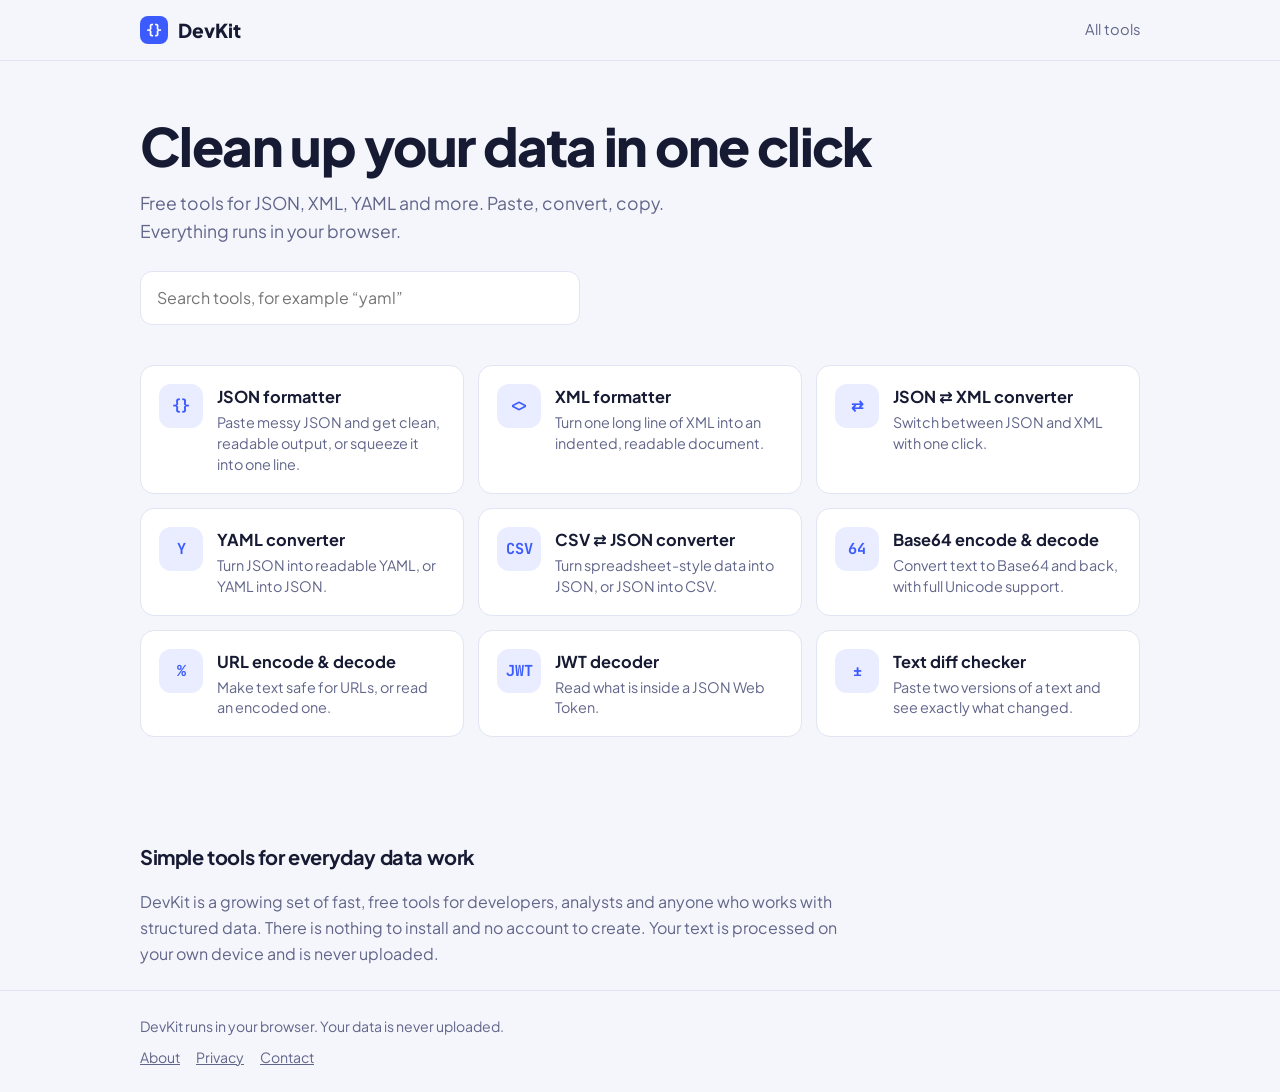
<file: index.html>
<!DOCTYPE html>
<html lang="en">
<head>
<meta charset="utf-8">
<meta name="viewport" content="width=device-width, initial-scale=1, viewport-fit=cover">
<title>DevKit: free JSON, XML, YAML and text tools online</title>
<meta name="description" content="Free online tools to format JSON and XML, convert YAML, CSV and Base64, decode JWTs and compare text. Fast, private and runs in your browser.">
<link rel="canonical" href="https://your-domain.com/">
<meta property="og:title" content="DevKit: free JSON, XML, YAML and text tools online">
<meta property="og:description" content="Free online tools to format JSON and XML, convert YAML, CSV and Base64, decode JWTs and compare text. Fast, private and runs in your browser.">
<link rel="icon" href="data:image/svg+xml,%3Csvg xmlns='http://www.w3.org/2000/svg' viewBox='0 0 100 100'%3E%3Ctext y='.9em' font-size='90'%3E🧰%3C/text%3E%3C/svg%3E">
<link rel="stylesheet" href="https://fonts.googleapis.com/css2?family=Plus+Jakarta+Sans:wght@400;500;700;800&family=JetBrains+Mono:wght@400;500&display=swap">
<link rel="stylesheet" href="/assets/style.css">
</head>
<body>
<header><div class="wrap nav"><a class="logo" href="/"><span class="mark">{}</span>DevKit</a><a class="t" href="/">All tools</a></div></header>
<main class="wrap"><section class="hero"><h1>Clean up your data in one click</h1><p class="lead">Free tools for JSON, XML, YAML and more. Paste, convert, copy. Everything runs in your browser.</p>
<input class="search" id="q" type="search" placeholder="Search tools, for example “yaml”" aria-label="Search tools"></section>
<div class="grid">
<a class="card" href="/json-formatter/"><span class="ico">{}</span><span><b>JSON formatter</b><span class="d">Paste messy JSON and get clean, readable output, or squeeze it into one line.</span></span></a>
<a class="card" href="/xml-formatter/"><span class="ico">&lt;&gt;</span><span><b>XML formatter</b><span class="d">Turn one long line of XML into an indented, readable document.</span></span></a>
<a class="card" href="/json-xml-converter/"><span class="ico">⇄</span><span><b>JSON ⇄ XML converter</b><span class="d">Switch between JSON and XML with one click.</span></span></a>
<a class="card" href="/yaml-converter/"><span class="ico">Y</span><span><b>YAML converter</b><span class="d">Turn JSON into readable YAML, or YAML into JSON.</span></span></a>
<a class="card" href="/csv-json-converter/"><span class="ico">CSV</span><span><b>CSV ⇄ JSON converter</b><span class="d">Turn spreadsheet-style data into JSON, or JSON into CSV.</span></span></a>
<a class="card" href="/base64-encode-decode/"><span class="ico">64</span><span><b>Base64 encode & decode</b><span class="d">Convert text to Base64 and back, with full Unicode support.</span></span></a>
<a class="card" href="/url-encoder-decoder/"><span class="ico">%</span><span><b>URL encode & decode</b><span class="d">Make text safe for URLs, or read an encoded one.</span></span></a>
<a class="card" href="/jwt-decoder/"><span class="ico">JWT</span><span><b>JWT decoder</b><span class="d">Read what is inside a JSON Web Token.</span></span></a>
<a class="card" href="/text-diff/"><span class="ico">±</span><span><b>Text diff checker</b><span class="d">Paste two versions of a text and see exactly what changed.</span></span></a>
<p class="empty" id="none" hidden>No tool matches that search. Try “json” or “base64”.</p>
</div>
<section class="doc"><h2>Simple tools for everyday data work</h2><p>DevKit is a growing set of fast, free tools for developers, analysts and anyone who works with structured data. There is nothing to install and no account to create. Your text is processed on your own device and is never uploaded.</p></section></main>
<footer><div class="wrap"><p>DevKit runs in your browser. Your data is never uploaded.</p><a href="/about/">About</a><a href="/privacy/">Privacy</a><a href="/contact/">Contact</a></div></footer>
<script>const q=document.getElementById('q'),cs=[...document.querySelectorAll('.card')],e=document.getElementById('none');q.oninput=()=>{const v=q.value.toLowerCase();let n=0;cs.forEach(c=>{const s=c.textContent.toLowerCase().includes(v);c.hidden=!s;n+=s});e.hidden=!!n}</script>
</body>
</html>
</file>
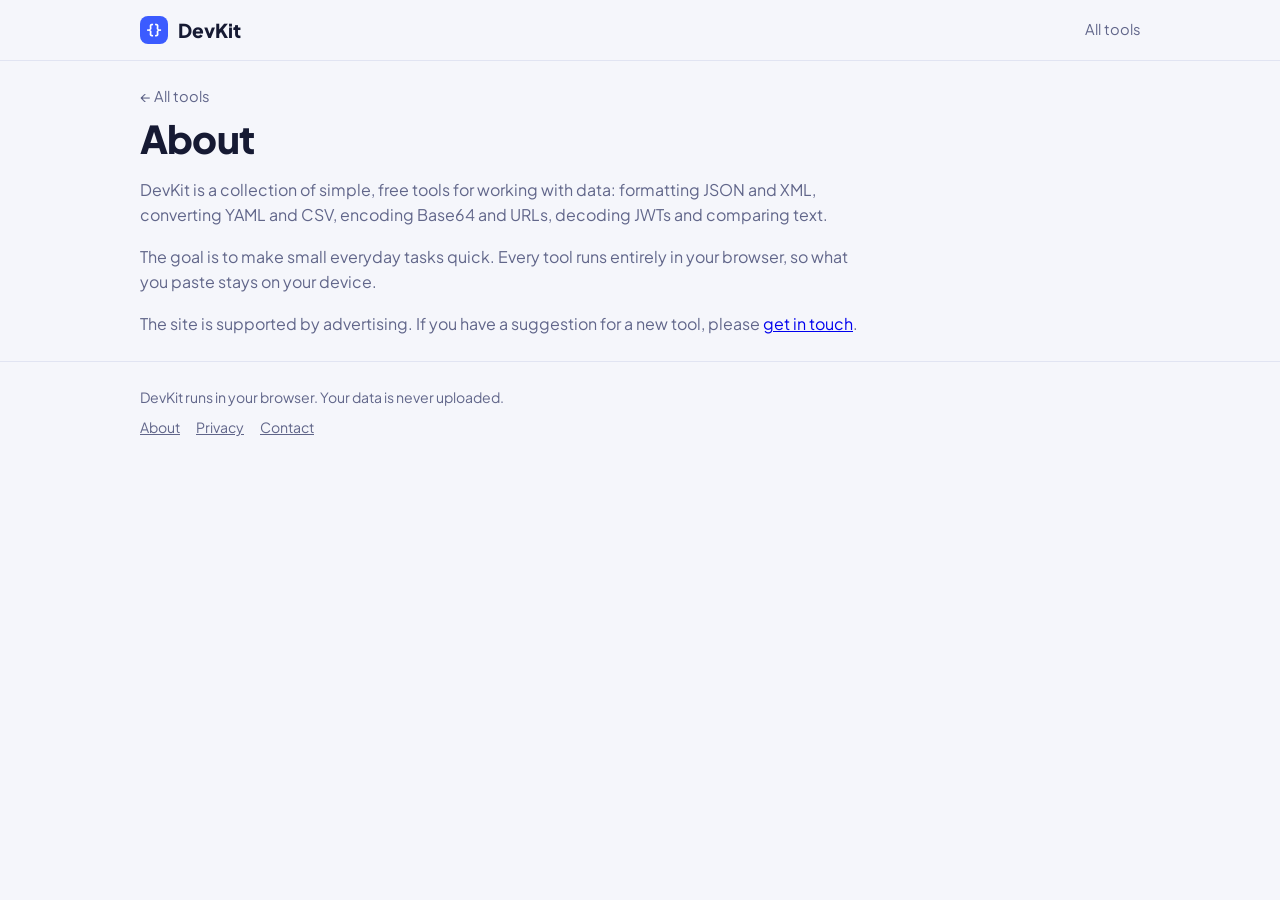
<file: about/index.html>
<!DOCTYPE html>
<html lang="en">
<head>
<meta charset="utf-8">
<meta name="viewport" content="width=device-width, initial-scale=1, viewport-fit=cover">
<title>About | DevKit</title>
<meta name="description" content="About DevKit.">
<link rel="canonical" href="https://your-domain.com/about/">
<meta property="og:title" content="About | DevKit">
<meta property="og:description" content="About DevKit.">
<link rel="icon" href="data:image/svg+xml,%3Csvg xmlns='http://www.w3.org/2000/svg' viewBox='0 0 100 100'%3E%3Ctext y='.9em' font-size='90'%3E🧰%3C/text%3E%3C/svg%3E">
<link rel="stylesheet" href="https://fonts.googleapis.com/css2?family=Plus+Jakarta+Sans:wght@400;500;700;800&family=JetBrains+Mono:wght@400;500&display=swap">
<link rel="stylesheet" href="/assets/style.css">
</head>
<body>
<header><div class="wrap nav"><a class="logo" href="/"><span class="mark">{}</span>DevKit</a><a class="t" href="/">All tools</a></div></header>
<main class="wrap"><a class="back" href="/">← All tools</a><h1 class="th">About</h1><section class="doc" style="margin-top:16px"><p>DevKit is a collection of simple, free tools for working with data: formatting JSON and XML, converting YAML and CSV, encoding Base64 and URLs, decoding JWTs and comparing text.</p>
<p>The goal is to make small everyday tasks quick. Every tool runs entirely in your browser, so what you paste stays on your device.</p>
<p>The site is supported by advertising. If you have a suggestion for a new tool, please <a href="/contact/">get in touch</a>.</p></section></main>
<footer><div class="wrap"><p>DevKit runs in your browser. Your data is never uploaded.</p><a href="/about/">About</a><a href="/privacy/">Privacy</a><a href="/contact/">Contact</a></div></footer>

</body>
</html>
</file>
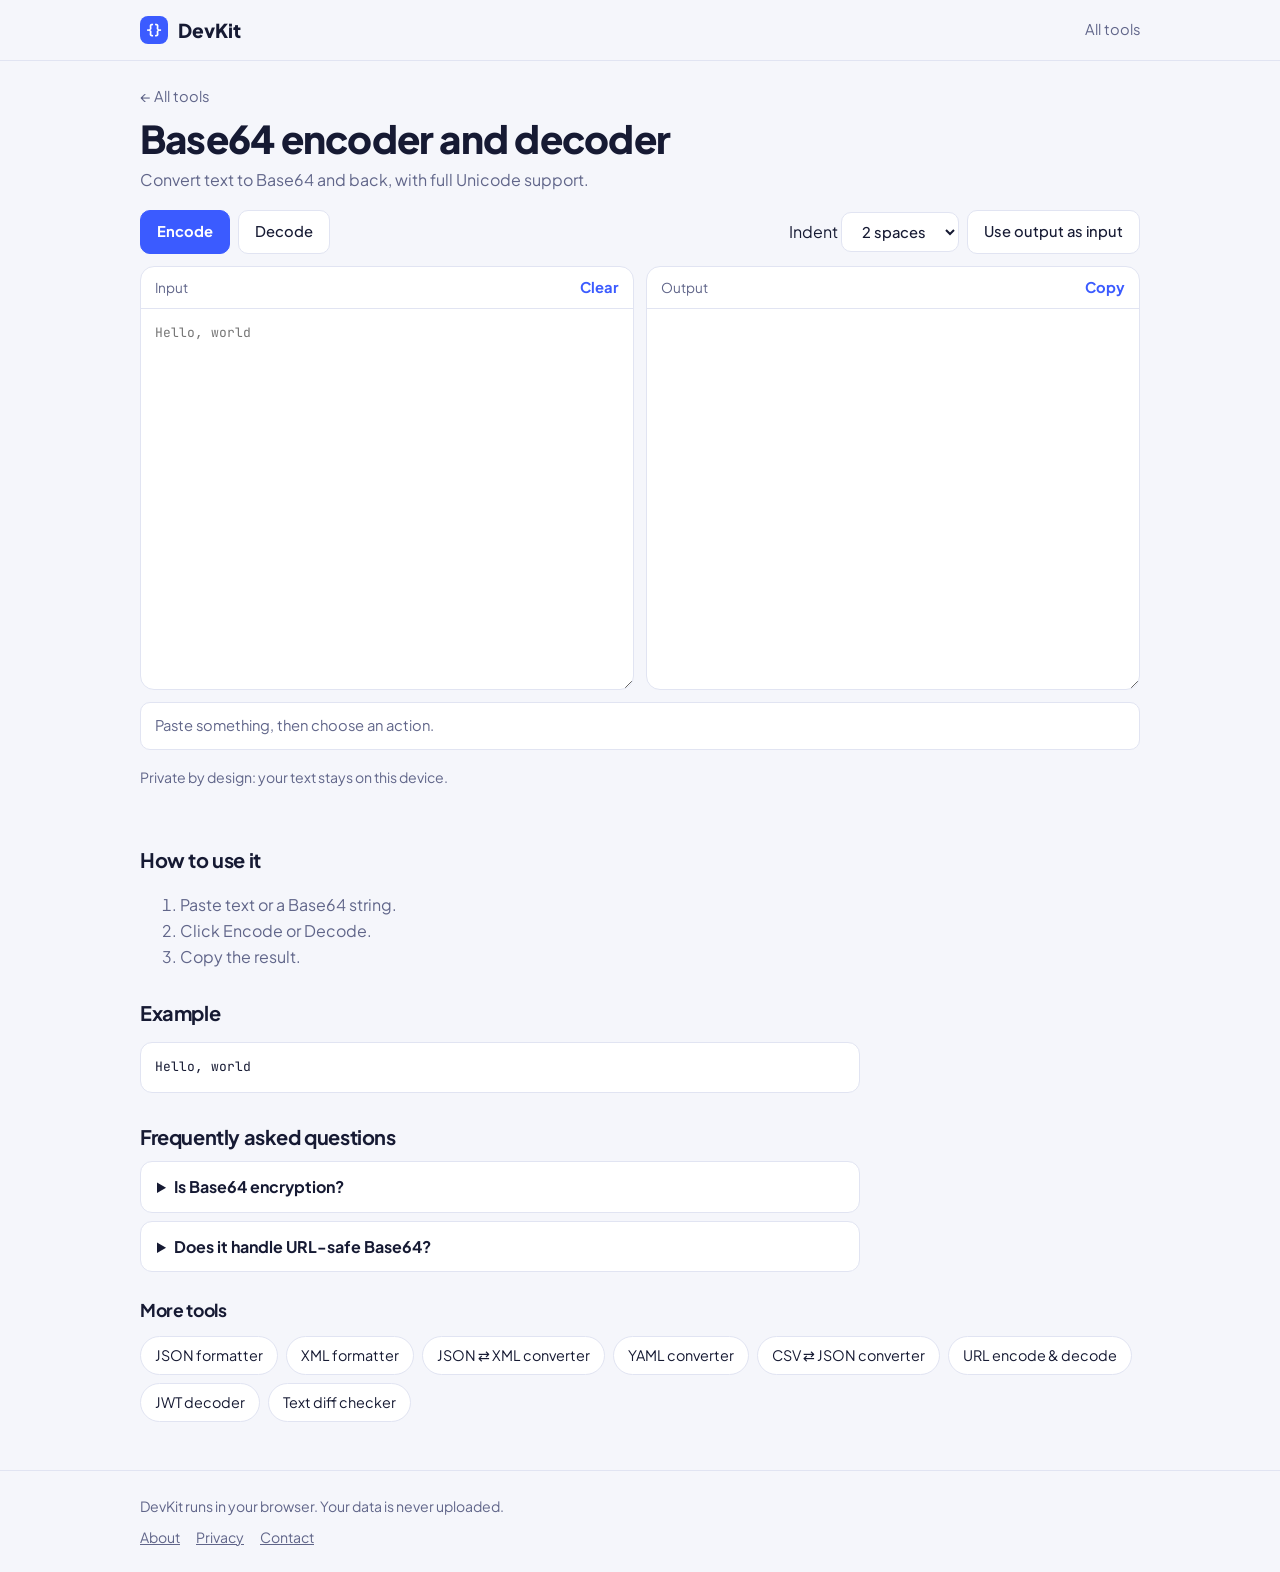
<file: base64-encode-decode/index.html>
<!DOCTYPE html>
<html lang="en">
<head>
<meta charset="utf-8">
<meta name="viewport" content="width=device-width, initial-scale=1, viewport-fit=cover">
<title>Base64 encoder and decoder | DevKit</title>
<meta name="description" content="Encode text to Base64 or decode Base64 back to text online. Supports Unicode and URL-safe Base64. Free and private.">
<link rel="canonical" href="https://your-domain.com/base64-encode-decode/">
<meta property="og:title" content="Base64 encoder and decoder | DevKit">
<meta property="og:description" content="Encode text to Base64 or decode Base64 back to text online. Supports Unicode and URL-safe Base64. Free and private.">
<link rel="icon" href="data:image/svg+xml,%3Csvg xmlns='http://www.w3.org/2000/svg' viewBox='0 0 100 100'%3E%3Ctext y='.9em' font-size='90'%3E🧰%3C/text%3E%3C/svg%3E">
<link rel="stylesheet" href="https://fonts.googleapis.com/css2?family=Plus+Jakarta+Sans:wght@400;500;700;800&family=JetBrains+Mono:wght@400;500&display=swap">
<link rel="stylesheet" href="/assets/style.css">
</head>
<body data-tool="base64">
<header><div class="wrap nav"><a class="logo" href="/"><span class="mark">{}</span>DevKit</a><a class="t" href="/">All tools</a></div></header>
<main class="wrap"><a class="back" href="/">← All tools</a>
<h1 class="th">Base64 encoder and decoder</h1><p class="sub">Convert text to Base64 and back, with full Unicode support.</p>
<div id="tool"></div>
<section class="doc">
<h2>How to use it</h2><ol><li>Paste text or a Base64 string.</li><li>Click Encode or Decode.</li><li>Copy the result.</li></ol>
<h2>Example</h2><pre>Hello, world</pre>
<h2>Frequently asked questions</h2>
<details><summary>Is Base64 encryption?</summary><p>No. Base64 only changes how data is written. Anyone can decode it, so never use it to protect secrets.</p></details>
<details><summary>Does it handle URL-safe Base64?</summary><p>Yes. Decoding accepts the - and _ characters used in URL-safe Base64, with or without padding.</p></details>
</section>
<h2 class="doc" style="margin:0 0 4px;font-size:1.1rem">More tools</h2><div class="more"><a href="/json-formatter/">JSON formatter</a><a href="/xml-formatter/">XML formatter</a><a href="/json-xml-converter/">JSON ⇄ XML converter</a><a href="/yaml-converter/">YAML converter</a><a href="/csv-json-converter/">CSV ⇄ JSON converter</a><a href="/url-encoder-decoder/">URL encode & decode</a><a href="/jwt-decoder/">JWT decoder</a><a href="/text-diff/">Text diff checker</a></div></main>
<script type="application/ld+json">{"@context":"https://schema.org","@type":"FAQPage","mainEntity":[{"@type":"Question","name":"Is Base64 encryption?","acceptedAnswer":{"@type":"Answer","text":"No. Base64 only changes how data is written. Anyone can decode it, so never use it to protect secrets."}},{"@type":"Question","name":"Does it handle URL-safe Base64?","acceptedAnswer":{"@type":"Answer","text":"Yes. Decoding accepts the - and _ characters used in URL-safe Base64, with or without padding."}}]}</script>
<footer><div class="wrap"><p>DevKit runs in your browser. Your data is never uploaded.</p><a href="/about/">About</a><a href="/privacy/">Privacy</a><a href="/contact/">Contact</a></div></footer>
<script src="/assets/tools.js"></script>
</body>
</html>
</file>
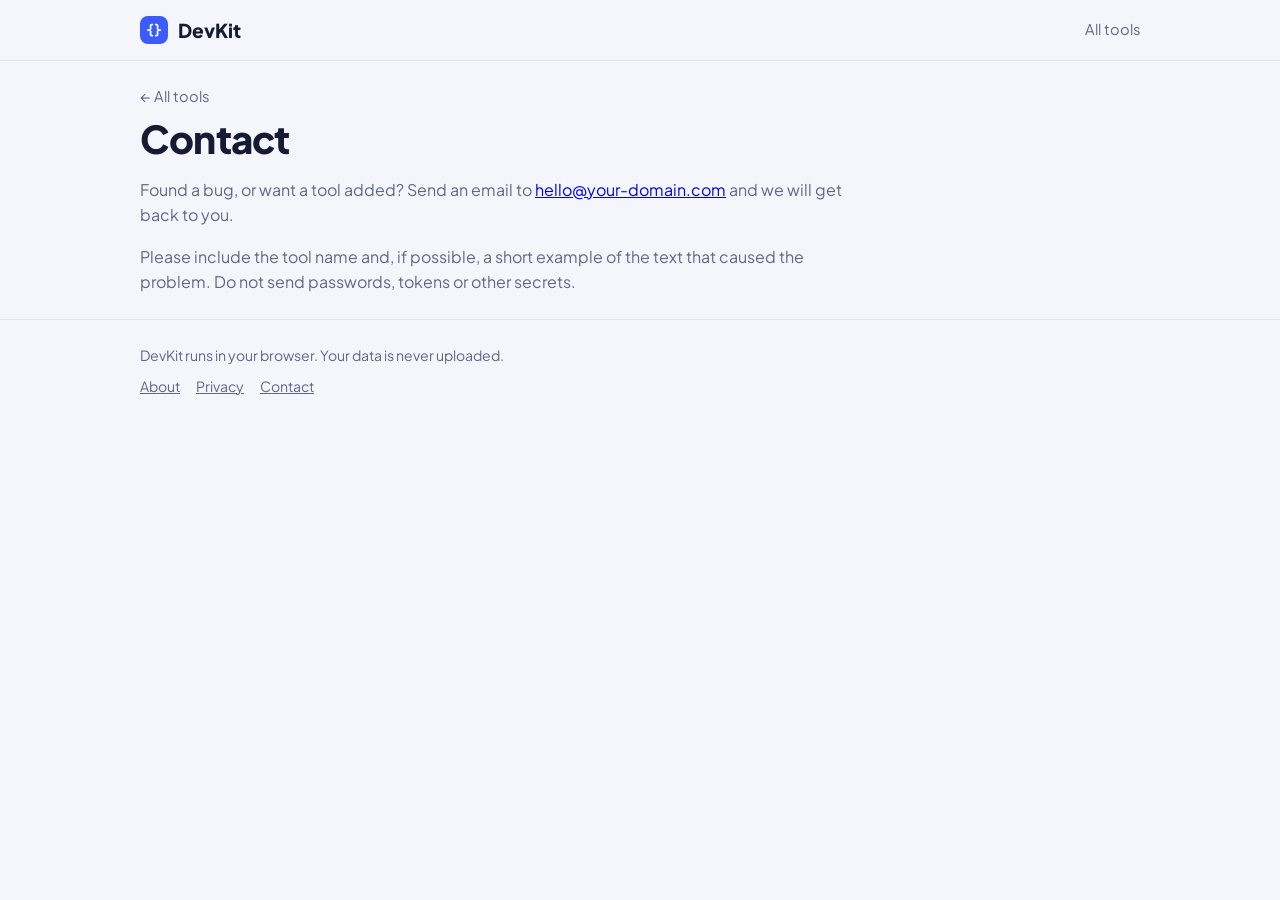
<file: contact/index.html>
<!DOCTYPE html>
<html lang="en">
<head>
<meta charset="utf-8">
<meta name="viewport" content="width=device-width, initial-scale=1, viewport-fit=cover">
<title>Contact | DevKit</title>
<meta name="description" content="Contact the DevKit team.">
<link rel="canonical" href="https://your-domain.com/contact/">
<meta property="og:title" content="Contact | DevKit">
<meta property="og:description" content="Contact the DevKit team.">
<link rel="icon" href="data:image/svg+xml,%3Csvg xmlns='http://www.w3.org/2000/svg' viewBox='0 0 100 100'%3E%3Ctext y='.9em' font-size='90'%3E🧰%3C/text%3E%3C/svg%3E">
<link rel="stylesheet" href="https://fonts.googleapis.com/css2?family=Plus+Jakarta+Sans:wght@400;500;700;800&family=JetBrains+Mono:wght@400;500&display=swap">
<link rel="stylesheet" href="/assets/style.css">
</head>
<body>
<header><div class="wrap nav"><a class="logo" href="/"><span class="mark">{}</span>DevKit</a><a class="t" href="/">All tools</a></div></header>
<main class="wrap"><a class="back" href="/">← All tools</a><h1 class="th">Contact</h1><section class="doc" style="margin-top:16px"><p>Found a bug, or want a tool added? Send an email to <a href="mailto:hello@your-domain.com">hello@your-domain.com</a> and we will get back to you.</p>
<p>Please include the tool name and, if possible, a short example of the text that caused the problem. Do not send passwords, tokens or other secrets.</p></section></main>
<footer><div class="wrap"><p>DevKit runs in your browser. Your data is never uploaded.</p><a href="/about/">About</a><a href="/privacy/">Privacy</a><a href="/contact/">Contact</a></div></footer>

</body>
</html>
</file>
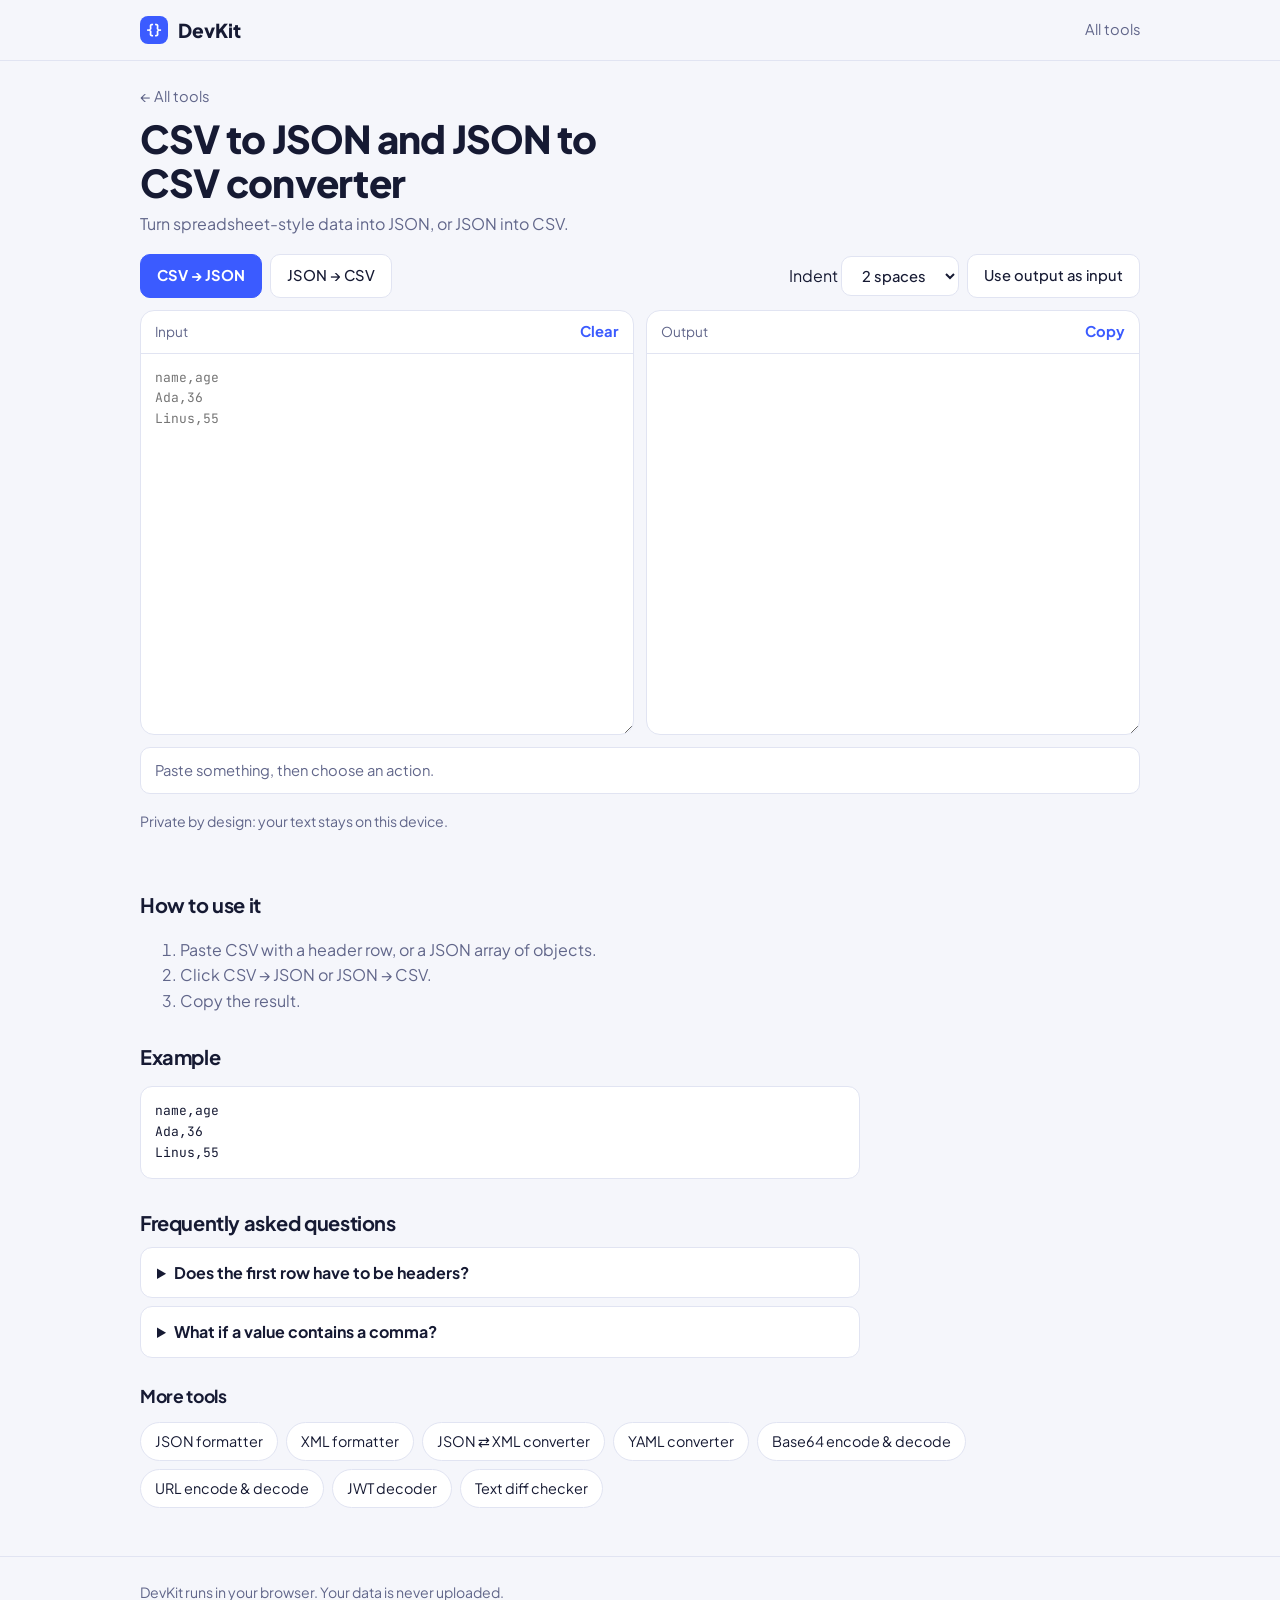
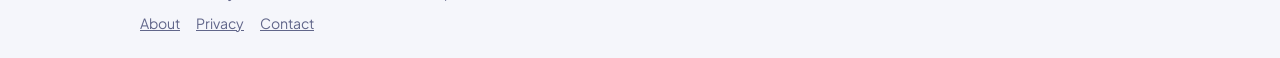
<file: csv-json-converter/index.html>
<!DOCTYPE html>
<html lang="en">
<head>
<meta charset="utf-8">
<meta name="viewport" content="width=device-width, initial-scale=1, viewport-fit=cover">
<title>CSV to JSON and JSON to CSV converter | DevKit</title>
<meta name="description" content="Convert CSV to JSON or JSON to CSV online. Handles quoted fields and commas inside values. Free and private.">
<link rel="canonical" href="https://your-domain.com/csv-json-converter/">
<meta property="og:title" content="CSV to JSON and JSON to CSV converter | DevKit">
<meta property="og:description" content="Convert CSV to JSON or JSON to CSV online. Handles quoted fields and commas inside values. Free and private.">
<link rel="icon" href="data:image/svg+xml,%3Csvg xmlns='http://www.w3.org/2000/svg' viewBox='0 0 100 100'%3E%3Ctext y='.9em' font-size='90'%3E🧰%3C/text%3E%3C/svg%3E">
<link rel="stylesheet" href="https://fonts.googleapis.com/css2?family=Plus+Jakarta+Sans:wght@400;500;700;800&family=JetBrains+Mono:wght@400;500&display=swap">
<link rel="stylesheet" href="/assets/style.css">
</head>
<body data-tool="csv">
<header><div class="wrap nav"><a class="logo" href="/"><span class="mark">{}</span>DevKit</a><a class="t" href="/">All tools</a></div></header>
<main class="wrap"><a class="back" href="/">← All tools</a>
<h1 class="th">CSV to JSON and JSON to CSV converter</h1><p class="sub">Turn spreadsheet-style data into JSON, or JSON into CSV.</p>
<div id="tool"></div>
<section class="doc">
<h2>How to use it</h2><ol><li>Paste CSV with a header row, or a JSON array of objects.</li><li>Click CSV → JSON or JSON → CSV.</li><li>Copy the result.</li></ol>
<h2>Example</h2><pre>name,age
Ada,36
Linus,55</pre>
<h2>Frequently asked questions</h2>
<details><summary>Does the first row have to be headers?</summary><p>Yes. For CSV → JSON, the first row supplies the key names for every object.</p></details>
<details><summary>What if a value contains a comma?</summary><p>Wrap it in double quotes, like "Lovelace, Ada". Quoted fields are read correctly.</p></details>
</section>
<h2 class="doc" style="margin:0 0 4px;font-size:1.1rem">More tools</h2><div class="more"><a href="/json-formatter/">JSON formatter</a><a href="/xml-formatter/">XML formatter</a><a href="/json-xml-converter/">JSON ⇄ XML converter</a><a href="/yaml-converter/">YAML converter</a><a href="/base64-encode-decode/">Base64 encode & decode</a><a href="/url-encoder-decoder/">URL encode & decode</a><a href="/jwt-decoder/">JWT decoder</a><a href="/text-diff/">Text diff checker</a></div></main>
<script type="application/ld+json">{"@context":"https://schema.org","@type":"FAQPage","mainEntity":[{"@type":"Question","name":"Does the first row have to be headers?","acceptedAnswer":{"@type":"Answer","text":"Yes. For CSV → JSON, the first row supplies the key names for every object."}},{"@type":"Question","name":"What if a value contains a comma?","acceptedAnswer":{"@type":"Answer","text":"Wrap it in double quotes, like \"Lovelace, Ada\". Quoted fields are read correctly."}}]}</script>
<footer><div class="wrap"><p>DevKit runs in your browser. Your data is never uploaded.</p><a href="/about/">About</a><a href="/privacy/">Privacy</a><a href="/contact/">Contact</a></div></footer>
<script src="/assets/tools.js"></script>
</body>
</html>
</file>
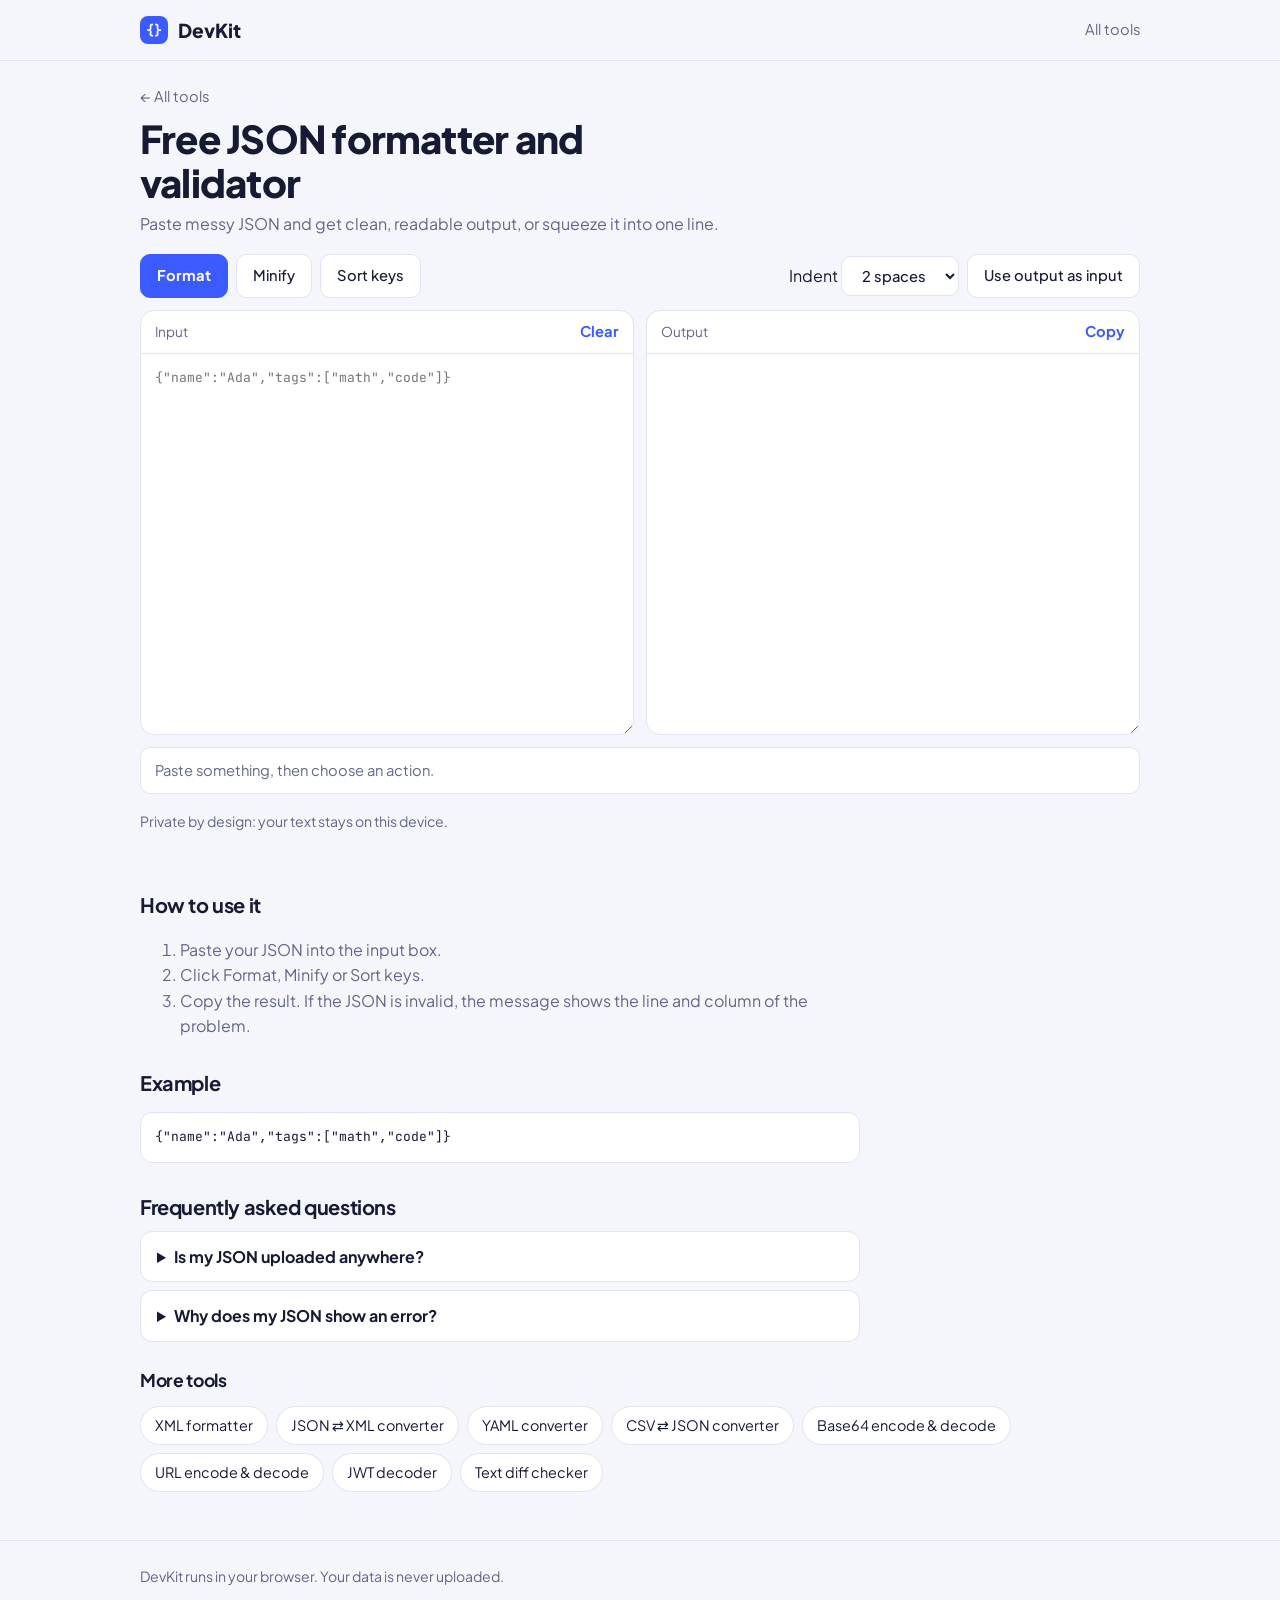
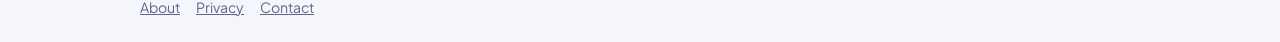
<file: json-formatter/index.html>
<!DOCTYPE html>
<html lang="en">
<head>
<meta charset="utf-8">
<meta name="viewport" content="width=device-width, initial-scale=1, viewport-fit=cover">
<title>Free JSON formatter and validator | DevKit</title>
<meta name="description" content="Format, validate and minify JSON online. Clear errors with line and column numbers. Runs in your browser, nothing is uploaded.">
<link rel="canonical" href="https://your-domain.com/json-formatter/">
<meta property="og:title" content="Free JSON formatter and validator | DevKit">
<meta property="og:description" content="Format, validate and minify JSON online. Clear errors with line and column numbers. Runs in your browser, nothing is uploaded.">
<link rel="icon" href="data:image/svg+xml,%3Csvg xmlns='http://www.w3.org/2000/svg' viewBox='0 0 100 100'%3E%3Ctext y='.9em' font-size='90'%3E🧰%3C/text%3E%3C/svg%3E">
<link rel="stylesheet" href="https://fonts.googleapis.com/css2?family=Plus+Jakarta+Sans:wght@400;500;700;800&family=JetBrains+Mono:wght@400;500&display=swap">
<link rel="stylesheet" href="/assets/style.css">
</head>
<body data-tool="json">
<header><div class="wrap nav"><a class="logo" href="/"><span class="mark">{}</span>DevKit</a><a class="t" href="/">All tools</a></div></header>
<main class="wrap"><a class="back" href="/">← All tools</a>
<h1 class="th">Free JSON formatter and validator</h1><p class="sub">Paste messy JSON and get clean, readable output, or squeeze it into one line.</p>
<div id="tool"></div>
<section class="doc">
<h2>How to use it</h2><ol><li>Paste your JSON into the input box.</li><li>Click Format, Minify or Sort keys.</li><li>Copy the result. If the JSON is invalid, the message shows the line and column of the problem.</li></ol>
<h2>Example</h2><pre>{"name":"Ada","tags":["math","code"]}</pre>
<h2>Frequently asked questions</h2>
<details><summary>Is my JSON uploaded anywhere?</summary><p>No. All processing happens in your browser, so your data never leaves your device.</p></details>
<details><summary>Why does my JSON show an error?</summary><p>Common causes are trailing commas, single quotes instead of double quotes, and keys without quotes. The error message points to the position.</p></details>
</section>
<h2 class="doc" style="margin:0 0 4px;font-size:1.1rem">More tools</h2><div class="more"><a href="/xml-formatter/">XML formatter</a><a href="/json-xml-converter/">JSON ⇄ XML converter</a><a href="/yaml-converter/">YAML converter</a><a href="/csv-json-converter/">CSV ⇄ JSON converter</a><a href="/base64-encode-decode/">Base64 encode & decode</a><a href="/url-encoder-decoder/">URL encode & decode</a><a href="/jwt-decoder/">JWT decoder</a><a href="/text-diff/">Text diff checker</a></div></main>
<script type="application/ld+json">{"@context":"https://schema.org","@type":"FAQPage","mainEntity":[{"@type":"Question","name":"Is my JSON uploaded anywhere?","acceptedAnswer":{"@type":"Answer","text":"No. All processing happens in your browser, so your data never leaves your device."}},{"@type":"Question","name":"Why does my JSON show an error?","acceptedAnswer":{"@type":"Answer","text":"Common causes are trailing commas, single quotes instead of double quotes, and keys without quotes. The error message points to the position."}}]}</script>
<footer><div class="wrap"><p>DevKit runs in your browser. Your data is never uploaded.</p><a href="/about/">About</a><a href="/privacy/">Privacy</a><a href="/contact/">Contact</a></div></footer>
<script src="/assets/tools.js"></script>
</body>
</html>
</file>
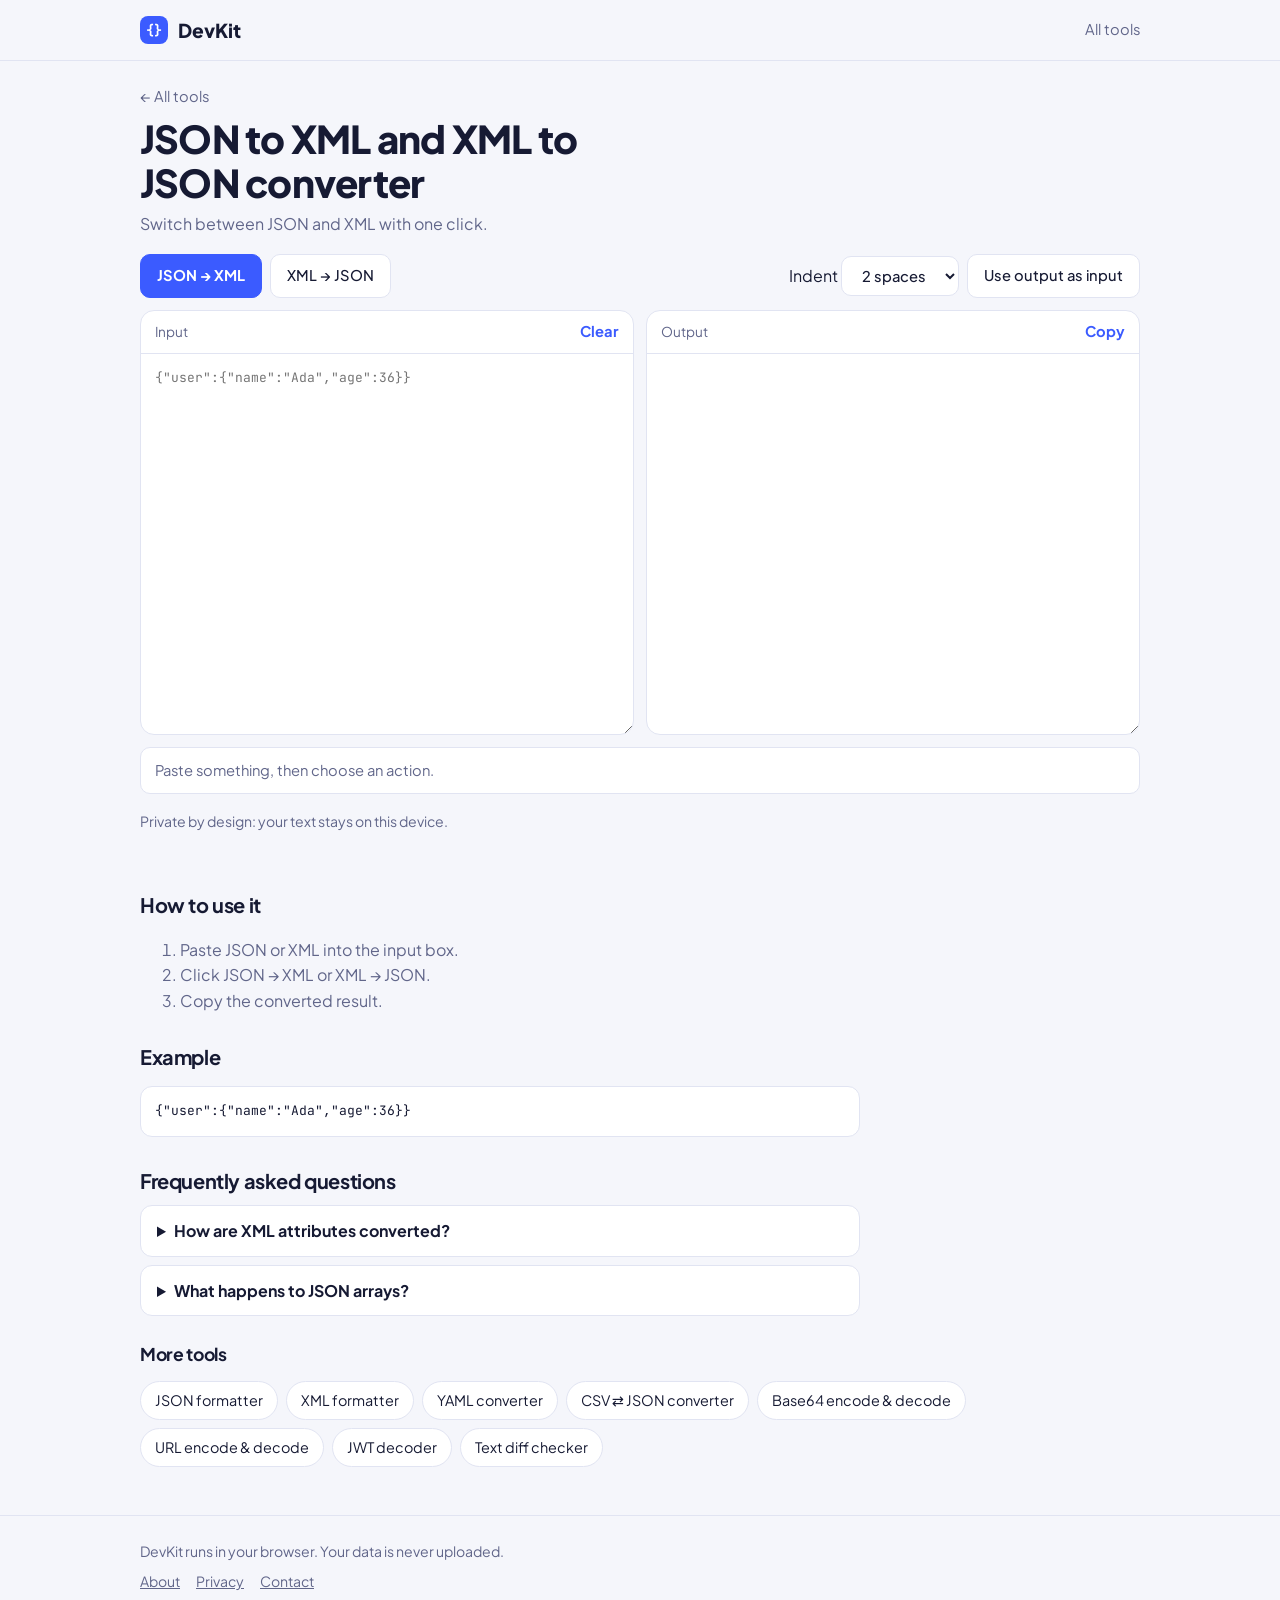
<file: json-xml-converter/index.html>
<!DOCTYPE html>
<html lang="en">
<head>
<meta charset="utf-8">
<meta name="viewport" content="width=device-width, initial-scale=1, viewport-fit=cover">
<title>JSON to XML and XML to JSON converter | DevKit</title>
<meta name="description" content="Convert JSON to XML or XML to JSON online. Attributes map to keys that start with @. Free and private.">
<link rel="canonical" href="https://your-domain.com/json-xml-converter/">
<meta property="og:title" content="JSON to XML and XML to JSON converter | DevKit">
<meta property="og:description" content="Convert JSON to XML or XML to JSON online. Attributes map to keys that start with @. Free and private.">
<link rel="icon" href="data:image/svg+xml,%3Csvg xmlns='http://www.w3.org/2000/svg' viewBox='0 0 100 100'%3E%3Ctext y='.9em' font-size='90'%3E🧰%3C/text%3E%3C/svg%3E">
<link rel="stylesheet" href="https://fonts.googleapis.com/css2?family=Plus+Jakarta+Sans:wght@400;500;700;800&family=JetBrains+Mono:wght@400;500&display=swap">
<link rel="stylesheet" href="/assets/style.css">
</head>
<body data-tool="json-xml">
<header><div class="wrap nav"><a class="logo" href="/"><span class="mark">{}</span>DevKit</a><a class="t" href="/">All tools</a></div></header>
<main class="wrap"><a class="back" href="/">← All tools</a>
<h1 class="th">JSON to XML and XML to JSON converter</h1><p class="sub">Switch between JSON and XML with one click.</p>
<div id="tool"></div>
<section class="doc">
<h2>How to use it</h2><ol><li>Paste JSON or XML into the input box.</li><li>Click JSON → XML or XML → JSON.</li><li>Copy the converted result.</li></ol>
<h2>Example</h2><pre>{"user":{"name":"Ada","age":36}}</pre>
<h2>Frequently asked questions</h2>
<details><summary>How are XML attributes converted?</summary><p>Attributes become keys that start with @, and mixed text becomes a #text key.</p></details>
<details><summary>What happens to JSON arrays?</summary><p>Each array item becomes a repeated XML element with the same name.</p></details>
</section>
<h2 class="doc" style="margin:0 0 4px;font-size:1.1rem">More tools</h2><div class="more"><a href="/json-formatter/">JSON formatter</a><a href="/xml-formatter/">XML formatter</a><a href="/yaml-converter/">YAML converter</a><a href="/csv-json-converter/">CSV ⇄ JSON converter</a><a href="/base64-encode-decode/">Base64 encode & decode</a><a href="/url-encoder-decoder/">URL encode & decode</a><a href="/jwt-decoder/">JWT decoder</a><a href="/text-diff/">Text diff checker</a></div></main>
<script type="application/ld+json">{"@context":"https://schema.org","@type":"FAQPage","mainEntity":[{"@type":"Question","name":"How are XML attributes converted?","acceptedAnswer":{"@type":"Answer","text":"Attributes become keys that start with @, and mixed text becomes a #text key."}},{"@type":"Question","name":"What happens to JSON arrays?","acceptedAnswer":{"@type":"Answer","text":"Each array item becomes a repeated XML element with the same name."}}]}</script>
<footer><div class="wrap"><p>DevKit runs in your browser. Your data is never uploaded.</p><a href="/about/">About</a><a href="/privacy/">Privacy</a><a href="/contact/">Contact</a></div></footer>
<script src="/assets/tools.js"></script>
</body>
</html>
</file>
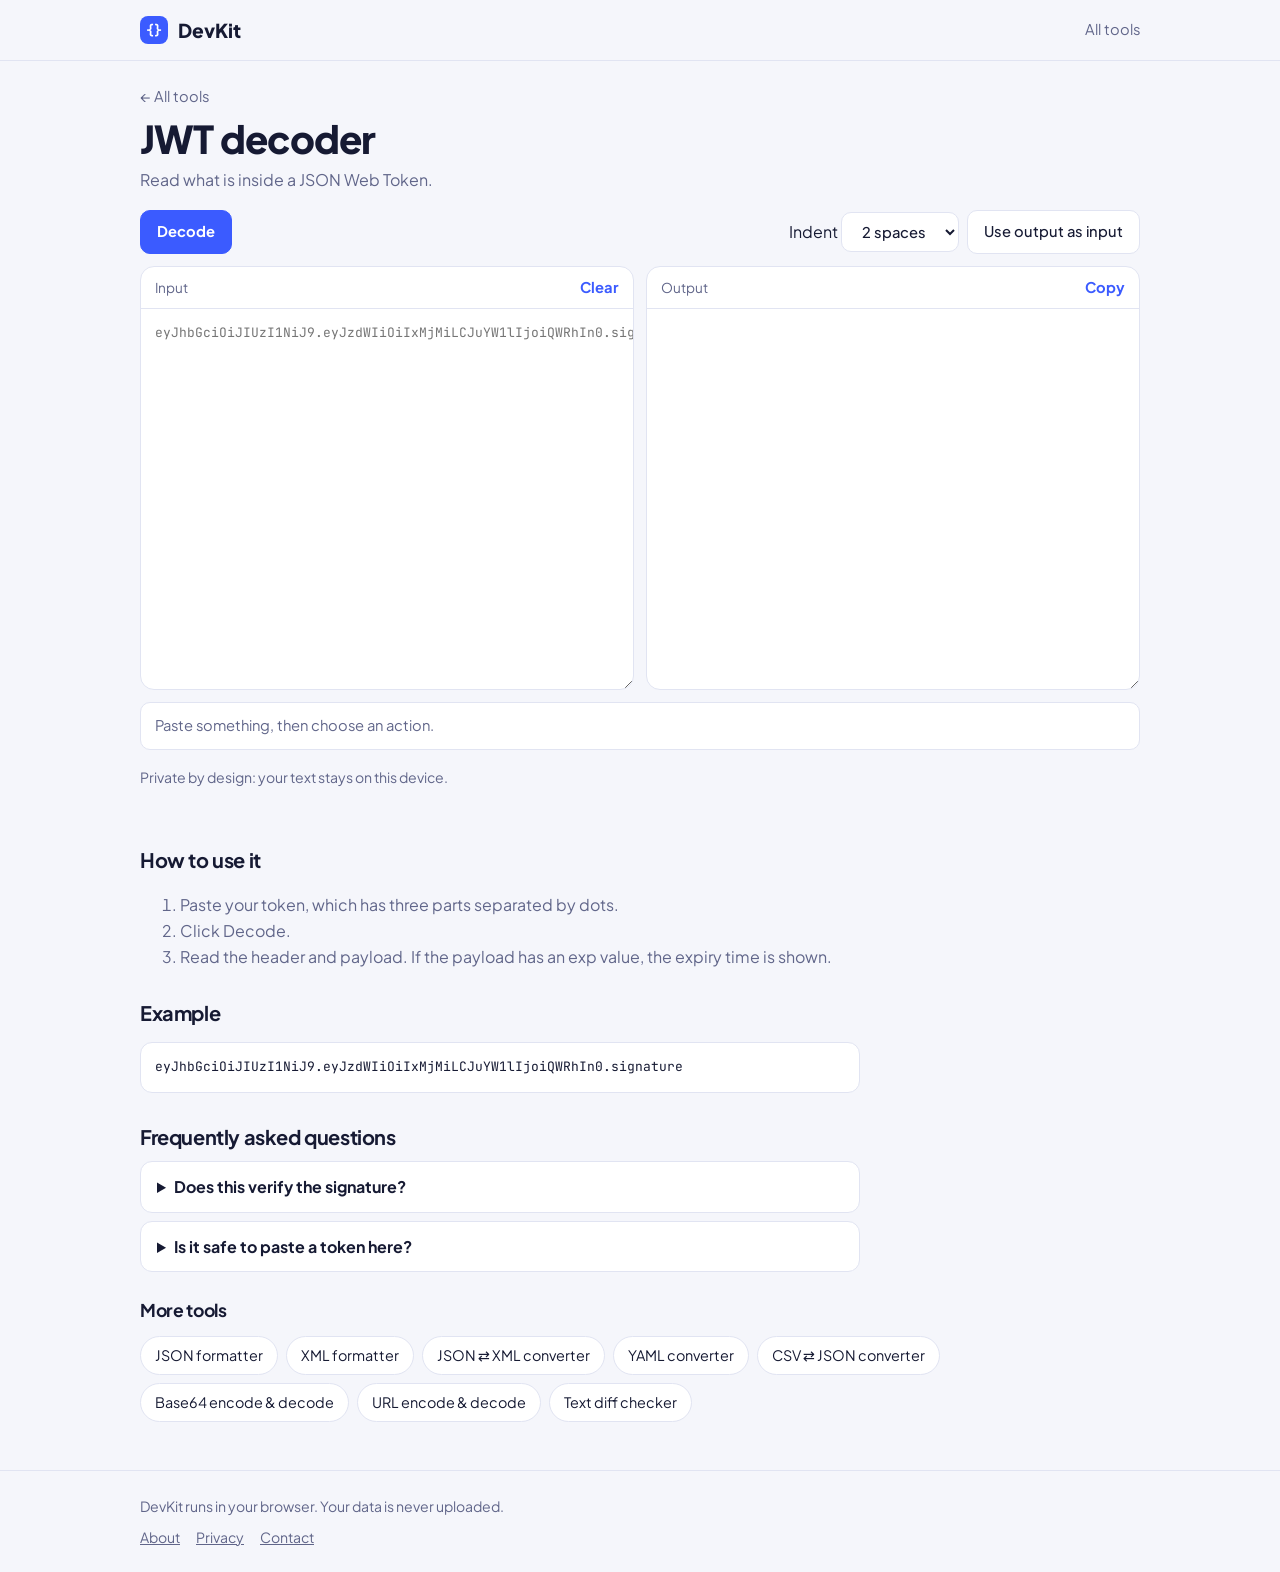
<file: jwt-decoder/index.html>
<!DOCTYPE html>
<html lang="en">
<head>
<meta charset="utf-8">
<meta name="viewport" content="width=device-width, initial-scale=1, viewport-fit=cover">
<title>JWT decoder | DevKit</title>
<meta name="description" content="Decode a JSON Web Token to read its header and payload, including the expiry time. Runs in your browser, the token is never sent anywhere.">
<link rel="canonical" href="https://your-domain.com/jwt-decoder/">
<meta property="og:title" content="JWT decoder | DevKit">
<meta property="og:description" content="Decode a JSON Web Token to read its header and payload, including the expiry time. Runs in your browser, the token is never sent anywhere.">
<link rel="icon" href="data:image/svg+xml,%3Csvg xmlns='http://www.w3.org/2000/svg' viewBox='0 0 100 100'%3E%3Ctext y='.9em' font-size='90'%3E🧰%3C/text%3E%3C/svg%3E">
<link rel="stylesheet" href="https://fonts.googleapis.com/css2?family=Plus+Jakarta+Sans:wght@400;500;700;800&family=JetBrains+Mono:wght@400;500&display=swap">
<link rel="stylesheet" href="/assets/style.css">
</head>
<body data-tool="jwt">
<header><div class="wrap nav"><a class="logo" href="/"><span class="mark">{}</span>DevKit</a><a class="t" href="/">All tools</a></div></header>
<main class="wrap"><a class="back" href="/">← All tools</a>
<h1 class="th">JWT decoder</h1><p class="sub">Read what is inside a JSON Web Token.</p>
<div id="tool"></div>
<section class="doc">
<h2>How to use it</h2><ol><li>Paste your token, which has three parts separated by dots.</li><li>Click Decode.</li><li>Read the header and payload. If the payload has an exp value, the expiry time is shown.</li></ol>
<h2>Example</h2><pre>eyJhbGciOiJIUzI1NiJ9.eyJzdWIiOiIxMjMiLCJuYW1lIjoiQWRhIn0.signature</pre>
<h2>Frequently asked questions</h2>
<details><summary>Does this verify the signature?</summary><p>No. It only decodes the readable parts. Verifying a signature needs the secret or public key and should be done on your server.</p></details>
<details><summary>Is it safe to paste a token here?</summary><p>Decoding happens in your browser and nothing is uploaded. Still, avoid sharing live tokens with anyone you do not trust.</p></details>
</section>
<h2 class="doc" style="margin:0 0 4px;font-size:1.1rem">More tools</h2><div class="more"><a href="/json-formatter/">JSON formatter</a><a href="/xml-formatter/">XML formatter</a><a href="/json-xml-converter/">JSON ⇄ XML converter</a><a href="/yaml-converter/">YAML converter</a><a href="/csv-json-converter/">CSV ⇄ JSON converter</a><a href="/base64-encode-decode/">Base64 encode & decode</a><a href="/url-encoder-decoder/">URL encode & decode</a><a href="/text-diff/">Text diff checker</a></div></main>
<script type="application/ld+json">{"@context":"https://schema.org","@type":"FAQPage","mainEntity":[{"@type":"Question","name":"Does this verify the signature?","acceptedAnswer":{"@type":"Answer","text":"No. It only decodes the readable parts. Verifying a signature needs the secret or public key and should be done on your server."}},{"@type":"Question","name":"Is it safe to paste a token here?","acceptedAnswer":{"@type":"Answer","text":"Decoding happens in your browser and nothing is uploaded. Still, avoid sharing live tokens with anyone you do not trust."}}]}</script>
<footer><div class="wrap"><p>DevKit runs in your browser. Your data is never uploaded.</p><a href="/about/">About</a><a href="/privacy/">Privacy</a><a href="/contact/">Contact</a></div></footer>
<script src="/assets/tools.js"></script>
</body>
</html>
</file>
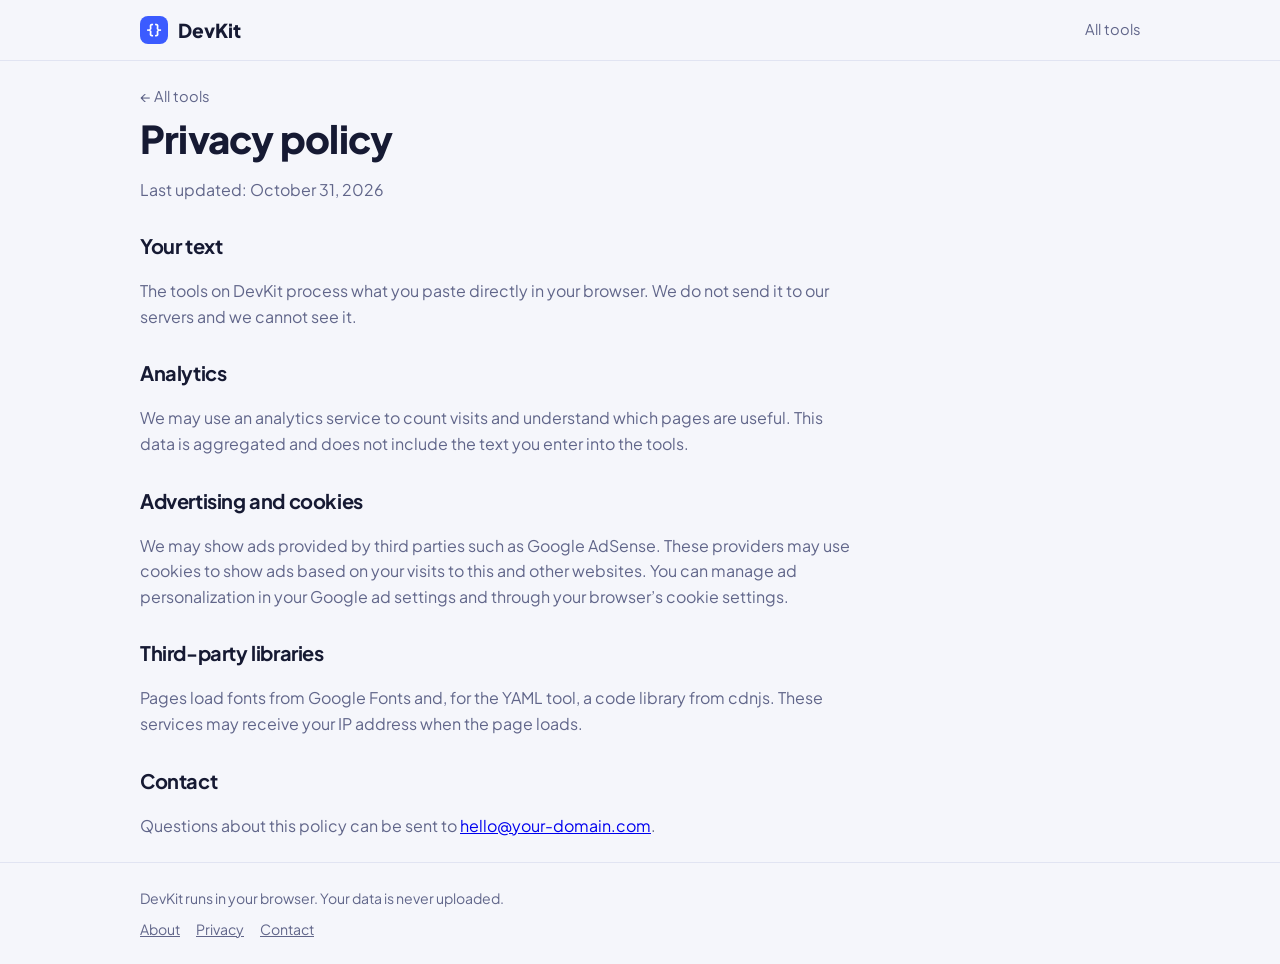
<file: privacy/index.html>
<!DOCTYPE html>
<html lang="en">
<head>
<meta charset="utf-8">
<meta name="viewport" content="width=device-width, initial-scale=1, viewport-fit=cover">
<title>Privacy policy | DevKit</title>
<meta name="description" content="How DevKit handles your data and cookies.">
<link rel="canonical" href="https://your-domain.com/privacy/">
<meta property="og:title" content="Privacy policy | DevKit">
<meta property="og:description" content="How DevKit handles your data and cookies.">
<link rel="icon" href="data:image/svg+xml,%3Csvg xmlns='http://www.w3.org/2000/svg' viewBox='0 0 100 100'%3E%3Ctext y='.9em' font-size='90'%3E🧰%3C/text%3E%3C/svg%3E">
<link rel="stylesheet" href="https://fonts.googleapis.com/css2?family=Plus+Jakarta+Sans:wght@400;500;700;800&family=JetBrains+Mono:wght@400;500&display=swap">
<link rel="stylesheet" href="/assets/style.css">
</head>
<body>
<header><div class="wrap nav"><a class="logo" href="/"><span class="mark">{}</span>DevKit</a><a class="t" href="/">All tools</a></div></header>
<main class="wrap"><a class="back" href="/">← All tools</a><h1 class="th">Privacy policy</h1><section class="doc" style="margin-top:16px"><p>Last updated: October 31, 2026</p>
<h2>Your text</h2><p>The tools on DevKit process what you paste directly in your browser. We do not send it to our servers and we cannot see it.</p>
<h2>Analytics</h2><p>We may use an analytics service to count visits and understand which pages are useful. This data is aggregated and does not include the text you enter into the tools.</p>
<h2>Advertising and cookies</h2><p>We may show ads provided by third parties such as Google AdSense. These providers may use cookies to show ads based on your visits to this and other websites. You can manage ad personalization in your Google ad settings and through your browser’s cookie settings.</p>
<h2>Third-party libraries</h2><p>Pages load fonts from Google Fonts and, for the YAML tool, a code library from cdnjs. These services may receive your IP address when the page loads.</p>
<h2>Contact</h2><p>Questions about this policy can be sent to <a href="mailto:hello@your-domain.com">hello@your-domain.com</a>.</p></section></main>
<footer><div class="wrap"><p>DevKit runs in your browser. Your data is never uploaded.</p><a href="/about/">About</a><a href="/privacy/">Privacy</a><a href="/contact/">Contact</a></div></footer>

</body>
</html>
</file>
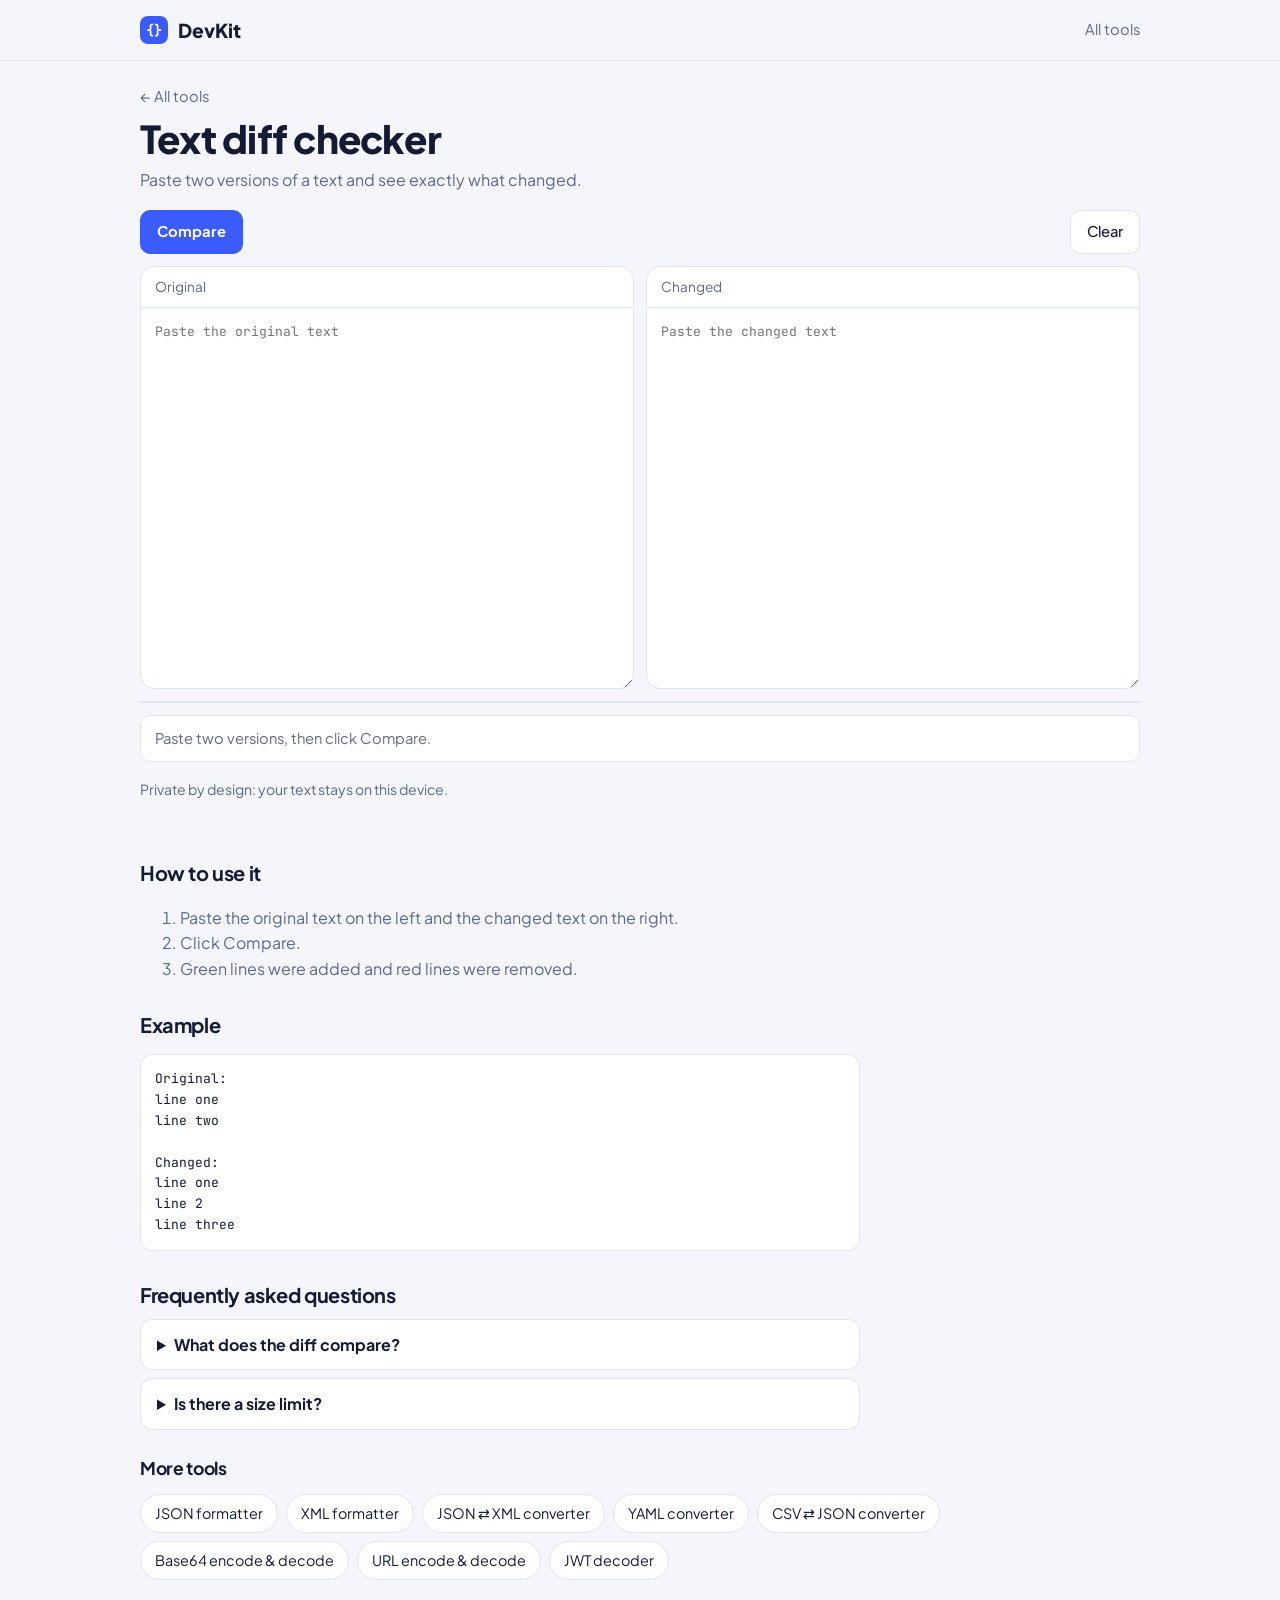
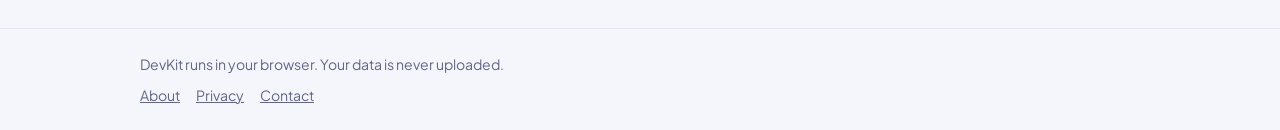
<file: text-diff/index.html>
<!DOCTYPE html>
<html lang="en">
<head>
<meta charset="utf-8">
<meta name="viewport" content="width=device-width, initial-scale=1, viewport-fit=cover">
<title>Text diff checker | DevKit</title>
<meta name="description" content="Compare two pieces of text and see added and removed lines. Free, fast and private.">
<link rel="canonical" href="https://your-domain.com/text-diff/">
<meta property="og:title" content="Text diff checker | DevKit">
<meta property="og:description" content="Compare two pieces of text and see added and removed lines. Free, fast and private.">
<link rel="icon" href="data:image/svg+xml,%3Csvg xmlns='http://www.w3.org/2000/svg' viewBox='0 0 100 100'%3E%3Ctext y='.9em' font-size='90'%3E🧰%3C/text%3E%3C/svg%3E">
<link rel="stylesheet" href="https://fonts.googleapis.com/css2?family=Plus+Jakarta+Sans:wght@400;500;700;800&family=JetBrains+Mono:wght@400;500&display=swap">
<link rel="stylesheet" href="/assets/style.css">
</head>
<body data-tool="diff">
<header><div class="wrap nav"><a class="logo" href="/"><span class="mark">{}</span>DevKit</a><a class="t" href="/">All tools</a></div></header>
<main class="wrap"><a class="back" href="/">← All tools</a>
<h1 class="th">Text diff checker</h1><p class="sub">Paste two versions of a text and see exactly what changed.</p>
<div id="tool"></div>
<section class="doc">
<h2>How to use it</h2><ol><li>Paste the original text on the left and the changed text on the right.</li><li>Click Compare.</li><li>Green lines were added and red lines were removed.</li></ol>
<h2>Example</h2><pre>Original:
line one
line two

Changed:
line one
line 2
line three</pre>
<h2>Frequently asked questions</h2>
<details><summary>What does the diff compare?</summary><p>It compares line by line, so a small change inside a line shows as one removed line and one added line.</p></details>
<details><summary>Is there a size limit?</summary><p>Up to 3,000 lines on each side, which keeps the page fast.</p></details>
</section>
<h2 class="doc" style="margin:0 0 4px;font-size:1.1rem">More tools</h2><div class="more"><a href="/json-formatter/">JSON formatter</a><a href="/xml-formatter/">XML formatter</a><a href="/json-xml-converter/">JSON ⇄ XML converter</a><a href="/yaml-converter/">YAML converter</a><a href="/csv-json-converter/">CSV ⇄ JSON converter</a><a href="/base64-encode-decode/">Base64 encode & decode</a><a href="/url-encoder-decoder/">URL encode & decode</a><a href="/jwt-decoder/">JWT decoder</a></div></main>
<script type="application/ld+json">{"@context":"https://schema.org","@type":"FAQPage","mainEntity":[{"@type":"Question","name":"What does the diff compare?","acceptedAnswer":{"@type":"Answer","text":"It compares line by line, so a small change inside a line shows as one removed line and one added line."}},{"@type":"Question","name":"Is there a size limit?","acceptedAnswer":{"@type":"Answer","text":"Up to 3,000 lines on each side, which keeps the page fast."}}]}</script>
<footer><div class="wrap"><p>DevKit runs in your browser. Your data is never uploaded.</p><a href="/about/">About</a><a href="/privacy/">Privacy</a><a href="/contact/">Contact</a></div></footer>
<script src="/assets/tools.js"></script>
</body>
</html>
</file>
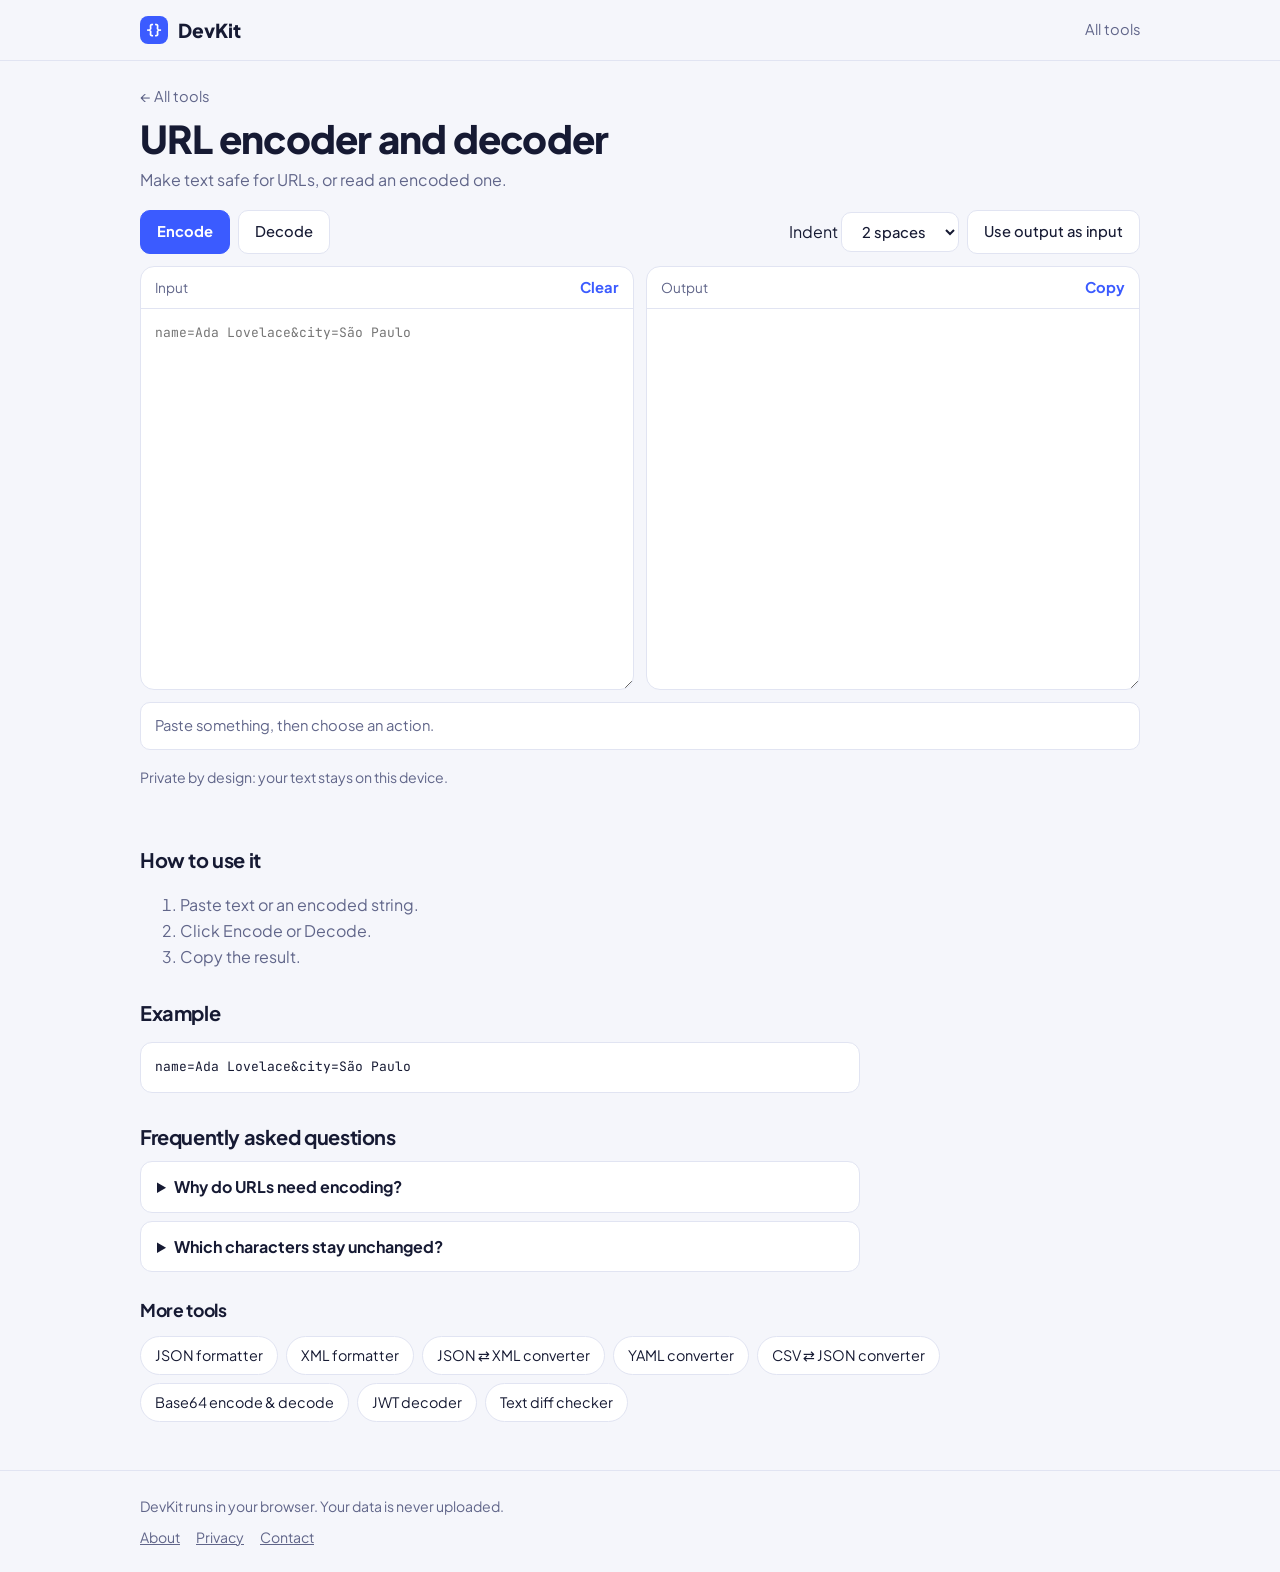
<file: url-encoder-decoder/index.html>
<!DOCTYPE html>
<html lang="en">
<head>
<meta charset="utf-8">
<meta name="viewport" content="width=device-width, initial-scale=1, viewport-fit=cover">
<title>URL encoder and decoder | DevKit</title>
<meta name="description" content="Percent-encode text for safe use in URLs, or decode an encoded URL back to readable text. Free and private.">
<link rel="canonical" href="https://your-domain.com/url-encoder-decoder/">
<meta property="og:title" content="URL encoder and decoder | DevKit">
<meta property="og:description" content="Percent-encode text for safe use in URLs, or decode an encoded URL back to readable text. Free and private.">
<link rel="icon" href="data:image/svg+xml,%3Csvg xmlns='http://www.w3.org/2000/svg' viewBox='0 0 100 100'%3E%3Ctext y='.9em' font-size='90'%3E🧰%3C/text%3E%3C/svg%3E">
<link rel="stylesheet" href="https://fonts.googleapis.com/css2?family=Plus+Jakarta+Sans:wght@400;500;700;800&family=JetBrains+Mono:wght@400;500&display=swap">
<link rel="stylesheet" href="/assets/style.css">
</head>
<body data-tool="url">
<header><div class="wrap nav"><a class="logo" href="/"><span class="mark">{}</span>DevKit</a><a class="t" href="/">All tools</a></div></header>
<main class="wrap"><a class="back" href="/">← All tools</a>
<h1 class="th">URL encoder and decoder</h1><p class="sub">Make text safe for URLs, or read an encoded one.</p>
<div id="tool"></div>
<section class="doc">
<h2>How to use it</h2><ol><li>Paste text or an encoded string.</li><li>Click Encode or Decode.</li><li>Copy the result.</li></ol>
<h2>Example</h2><pre>name=Ada Lovelace&amp;city=São Paulo</pre>
<h2>Frequently asked questions</h2>
<details><summary>Why do URLs need encoding?</summary><p>Characters such as spaces, &, ? and non-English letters have special meaning or are not allowed in URLs, so they are replaced with % codes.</p></details>
<details><summary>Which characters stay unchanged?</summary><p>Letters, digits and a few symbols such as - _ . ~ are left as they are.</p></details>
</section>
<h2 class="doc" style="margin:0 0 4px;font-size:1.1rem">More tools</h2><div class="more"><a href="/json-formatter/">JSON formatter</a><a href="/xml-formatter/">XML formatter</a><a href="/json-xml-converter/">JSON ⇄ XML converter</a><a href="/yaml-converter/">YAML converter</a><a href="/csv-json-converter/">CSV ⇄ JSON converter</a><a href="/base64-encode-decode/">Base64 encode & decode</a><a href="/jwt-decoder/">JWT decoder</a><a href="/text-diff/">Text diff checker</a></div></main>
<script type="application/ld+json">{"@context":"https://schema.org","@type":"FAQPage","mainEntity":[{"@type":"Question","name":"Why do URLs need encoding?","acceptedAnswer":{"@type":"Answer","text":"Characters such as spaces, &, ? and non-English letters have special meaning or are not allowed in URLs, so they are replaced with % codes."}},{"@type":"Question","name":"Which characters stay unchanged?","acceptedAnswer":{"@type":"Answer","text":"Letters, digits and a few symbols such as - _ . ~ are left as they are."}}]}</script>
<footer><div class="wrap"><p>DevKit runs in your browser. Your data is never uploaded.</p><a href="/about/">About</a><a href="/privacy/">Privacy</a><a href="/contact/">Contact</a></div></footer>
<script src="/assets/tools.js"></script>
</body>
</html>
</file>
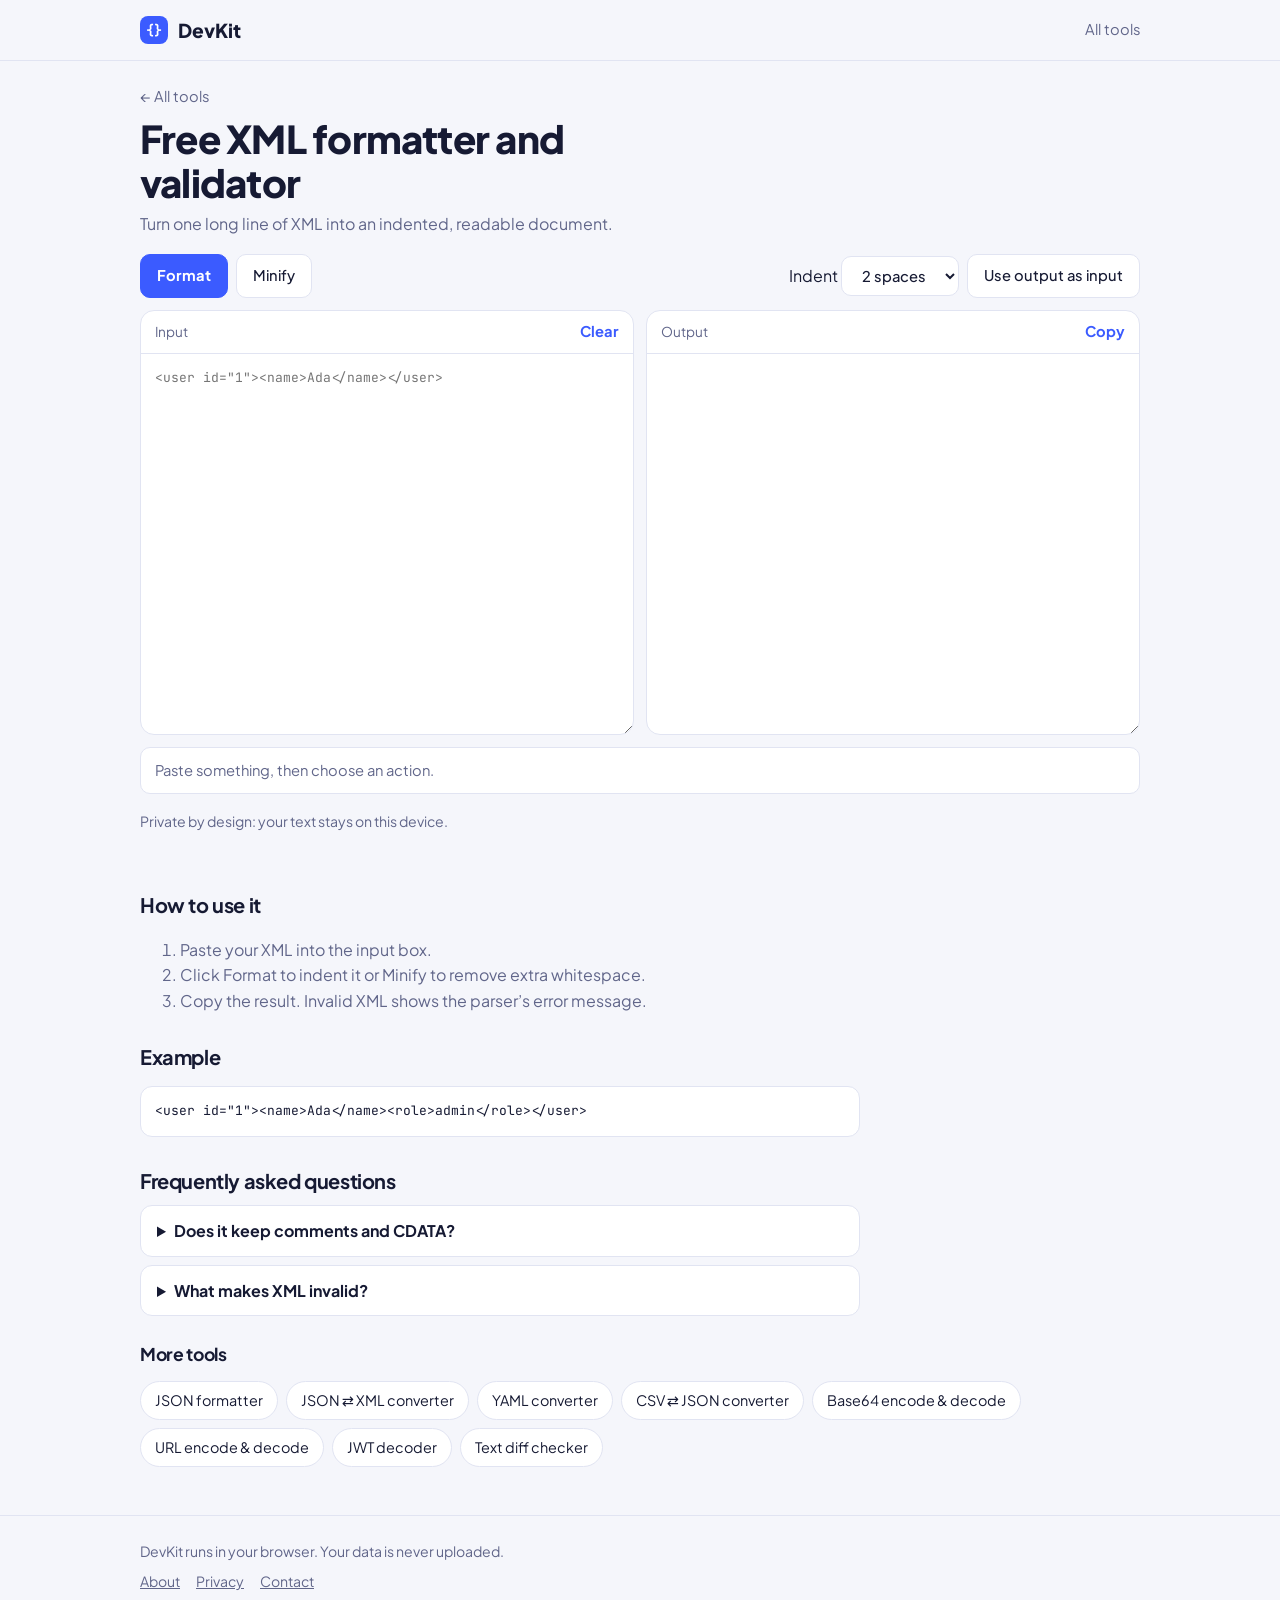
<file: xml-formatter/index.html>
<!DOCTYPE html>
<html lang="en">
<head>
<meta charset="utf-8">
<meta name="viewport" content="width=device-width, initial-scale=1, viewport-fit=cover">
<title>Free XML formatter and validator | DevKit</title>
<meta name="description" content="Pretty-print, validate and minify XML online. Catches mismatched tags and shows the parser error. Private, runs in your browser.">
<link rel="canonical" href="https://your-domain.com/xml-formatter/">
<meta property="og:title" content="Free XML formatter and validator | DevKit">
<meta property="og:description" content="Pretty-print, validate and minify XML online. Catches mismatched tags and shows the parser error. Private, runs in your browser.">
<link rel="icon" href="data:image/svg+xml,%3Csvg xmlns='http://www.w3.org/2000/svg' viewBox='0 0 100 100'%3E%3Ctext y='.9em' font-size='90'%3E🧰%3C/text%3E%3C/svg%3E">
<link rel="stylesheet" href="https://fonts.googleapis.com/css2?family=Plus+Jakarta+Sans:wght@400;500;700;800&family=JetBrains+Mono:wght@400;500&display=swap">
<link rel="stylesheet" href="/assets/style.css">
</head>
<body data-tool="xml">
<header><div class="wrap nav"><a class="logo" href="/"><span class="mark">{}</span>DevKit</a><a class="t" href="/">All tools</a></div></header>
<main class="wrap"><a class="back" href="/">← All tools</a>
<h1 class="th">Free XML formatter and validator</h1><p class="sub">Turn one long line of XML into an indented, readable document.</p>
<div id="tool"></div>
<section class="doc">
<h2>How to use it</h2><ol><li>Paste your XML into the input box.</li><li>Click Format to indent it or Minify to remove extra whitespace.</li><li>Copy the result. Invalid XML shows the parser’s error message.</li></ol>
<h2>Example</h2><pre>&lt;user id="1"&gt;&lt;name&gt;Ada&lt;/name&gt;&lt;role&gt;admin&lt;/role&gt;&lt;/user&gt;</pre>
<h2>Frequently asked questions</h2>
<details><summary>Does it keep comments and CDATA?</summary><p>Yes. Comments, CDATA sections and the XML declaration are preserved.</p></details>
<details><summary>What makes XML invalid?</summary><p>Mismatched or unclosed tags, more than one root element, and unescaped characters such as & or <.</p></details>
</section>
<h2 class="doc" style="margin:0 0 4px;font-size:1.1rem">More tools</h2><div class="more"><a href="/json-formatter/">JSON formatter</a><a href="/json-xml-converter/">JSON ⇄ XML converter</a><a href="/yaml-converter/">YAML converter</a><a href="/csv-json-converter/">CSV ⇄ JSON converter</a><a href="/base64-encode-decode/">Base64 encode & decode</a><a href="/url-encoder-decoder/">URL encode & decode</a><a href="/jwt-decoder/">JWT decoder</a><a href="/text-diff/">Text diff checker</a></div></main>
<script type="application/ld+json">{"@context":"https://schema.org","@type":"FAQPage","mainEntity":[{"@type":"Question","name":"Does it keep comments and CDATA?","acceptedAnswer":{"@type":"Answer","text":"Yes. Comments, CDATA sections and the XML declaration are preserved."}},{"@type":"Question","name":"What makes XML invalid?","acceptedAnswer":{"@type":"Answer","text":"Mismatched or unclosed tags, more than one root element, and unescaped characters such as & or <."}}]}</script>
<footer><div class="wrap"><p>DevKit runs in your browser. Your data is never uploaded.</p><a href="/about/">About</a><a href="/privacy/">Privacy</a><a href="/contact/">Contact</a></div></footer>
<script src="/assets/tools.js"></script>
</body>
</html>
</file>
<file: assets/style.css>
:root{--bg:#f5f6fb;--panel:#fff;--ink:#161a33;--muted:#61668a;--line:#e1e4f2;--accent:#3b5bff;--tint:#e9edff;--on:#fff;--ok:#0f7a45;--err:#b3261e;--errbg:#fdecea;
--sans:"Plus Jakarta Sans",system-ui,-apple-system,"Segoe UI",Roboto,sans-serif;--mono:"JetBrains Mono",ui-monospace,Menlo,Consolas,monospace;
box-sizing:border-box;padding-top:env(safe-area-inset-top,0px);padding-bottom:env(safe-area-inset-bottom,0px)}
@media (prefers-color-scheme:dark){:root:not([data-theme="light"]){--bg:#0f1220;--panel:#171b2e;--ink:#eceefb;--muted:#9aa0c7;--line:#2a3050;--accent:#8aa0ff;--tint:#232a52;--on:#0f1220;--ok:#6fdc9f;--err:#ff8a80;--errbg:#3a1f1d;color-scheme:dark}}
:root[data-theme="dark"]{--bg:#0f1220;--panel:#171b2e;--ink:#eceefb;--muted:#9aa0c7;--line:#2a3050;--accent:#8aa0ff;--tint:#232a52;--on:#0f1220;--ok:#6fdc9f;--err:#ff8a80;--errbg:#3a1f1d;color-scheme:dark}
html{scroll-padding-top:env(safe-area-inset-top,0px)}
*{box-sizing:border-box}
body{margin:0;background:var(--bg);color:var(--ink);font:16px/1.6 var(--sans)}
body::before{content:"";position:fixed;inset:0 0 auto;height:env(safe-area-inset-top,0px);background:var(--bg);z-index:10}
header{position:sticky;top:env(safe-area-inset-top,0px);z-index:9;background:var(--bg);border-bottom:1px solid var(--line)}
.wrap{max-width:1040px;margin:0 auto;padding:0 20px}
.nav{display:flex;align-items:center;justify-content:space-between;height:60px}
.logo{font-weight:800;font-size:1.2rem;color:var(--ink);text-decoration:none;display:flex;align-items:center;gap:10px}
.mark{width:28px;height:28px;border-radius:8px;background:var(--accent);color:var(--on);display:grid;place-items:center;font:700 .85rem var(--mono)}
.nav a.t{color:var(--muted);text-decoration:none;font-size:.92rem}
a:focus-visible,button:focus-visible,select:focus-visible,input:focus-visible,textarea:focus-visible{outline:2px solid var(--accent);outline-offset:2px}
.hero{padding:56px 0 28px}
h1{font-size:clamp(2rem,5.5vw,3.3rem);line-height:1.1;letter-spacing:-.03em;margin:0 0 14px;font-weight:800;max-width:14em}
.lead{color:var(--muted);font-size:1.1rem;max-width:34em;margin:0 0 26px}
.search{width:100%;max-width:440px;padding:13px 16px;font:inherit;color:var(--ink);background:var(--panel);border:1px solid var(--line);border-radius:12px}
.grid{display:grid;grid-template-columns:repeat(auto-fill,minmax(250px,1fr));gap:14px;padding:12px 0 56px}
.card{display:flex;gap:14px;align-items:flex-start;padding:18px;background:var(--panel);border:1px solid var(--line);border-radius:14px;text-decoration:none;color:var(--ink)}
.card:hover{border-color:var(--accent)}
.ico{flex:none;width:44px;height:44px;border-radius:12px;background:var(--tint);color:var(--accent);display:grid;place-items:center;font:700 .95rem var(--mono)}
.card b{display:block;font-size:1.02rem}
.card span.d{color:var(--muted);font-size:.9rem;line-height:1.45;display:block;margin-top:2px}
.empty{color:var(--muted);grid-column:1/-1}
.back{display:inline-block;margin:24px 0 4px;color:var(--muted);text-decoration:none;font-size:.92rem}
.back:hover{color:var(--accent)}
h2{font-size:1.8rem;letter-spacing:-.02em;margin:4px 0 4px}
.sub{color:var(--muted);margin:0 0 18px}
.bar{display:flex;flex-wrap:wrap;gap:8px;align-items:center;margin-bottom:12px}
button,select{font:inherit;font-size:.92rem;font-weight:500;color:var(--ink);background:var(--panel);border:1px solid var(--line);border-radius:10px;padding:9px 16px;cursor:pointer}
button:hover,select:hover{border-color:var(--accent)}
button.p{background:var(--accent);border-color:var(--accent);color:var(--on);font-weight:700}
.sp{flex:1}
.panes{display:grid;grid-template-columns:1fr 1fr;gap:12px}
@media (max-width:760px){.panes{grid-template-columns:1fr}}
.pane{background:var(--panel);border:1px solid var(--line);border-radius:14px;overflow:hidden;min-width:0}
.pane:focus-within{border-color:var(--accent)}
.ph{display:flex;justify-content:space-between;align-items:center;padding:9px 14px;border-bottom:1px solid var(--line);color:var(--muted);font-size:.85rem}
.ph button{border:0;background:none;padding:0;color:var(--accent);font-weight:700}
textarea{display:block;width:100%;min-height:380px;resize:vertical;border:0;background:transparent;color:var(--ink);padding:14px;font:13px/1.6 var(--mono);white-space:pre;overflow:auto}
textarea:focus{outline:none}
#status{margin-top:12px;padding:11px 14px;border-radius:10px;font-size:.92rem;border:1px solid var(--line);background:var(--panel);color:var(--muted)}
#status.ok{color:var(--ok)}
#status.err{color:var(--err);background:var(--errbg);border-color:var(--err)}
.priv{color:var(--muted);font-size:.88rem;margin:16px 0 56px}
footer{border-top:1px solid var(--line);padding:24px 0;color:var(--muted);font-size:.88rem}

[hidden]{display:none!important}
.th{font-size:clamp(1.7rem,4.5vw,2.4rem);line-height:1.15;letter-spacing:-.02em;margin:4px 0 6px;font-weight:800}
.doc{max-width:720px;margin:48px 0 24px}
.doc h2{font-size:1.25rem;margin:28px 0 8px}
.doc p,.doc li{color:var(--muted)}
.doc pre{background:var(--panel);border:1px solid var(--line);border-radius:12px;padding:14px;font:13px/1.6 var(--mono);overflow-x:auto;color:var(--ink)}
details{background:var(--panel);border:1px solid var(--line);border-radius:12px;padding:12px 16px;margin:8px 0}
summary{cursor:pointer;font-weight:700}
details p{margin:8px 0 0}
.more{display:flex;flex-wrap:wrap;gap:8px;margin:12px 0 48px}
.more a{padding:7px 14px;border:1px solid var(--line);border-radius:999px;color:var(--ink);text-decoration:none;font-size:.9rem;background:var(--panel)}
.more a:hover{border-color:var(--accent)}
.diff div{padding:0 14px;white-space:pre-wrap;font:13px/1.6 var(--mono)}
.diff .a{background:rgba(15,122,69,.18)}
.diff .r{background:rgba(179,38,30,.18)}
footer a{color:var(--muted);margin-right:16px}
footer p{margin:0 0 8px}
</file>
